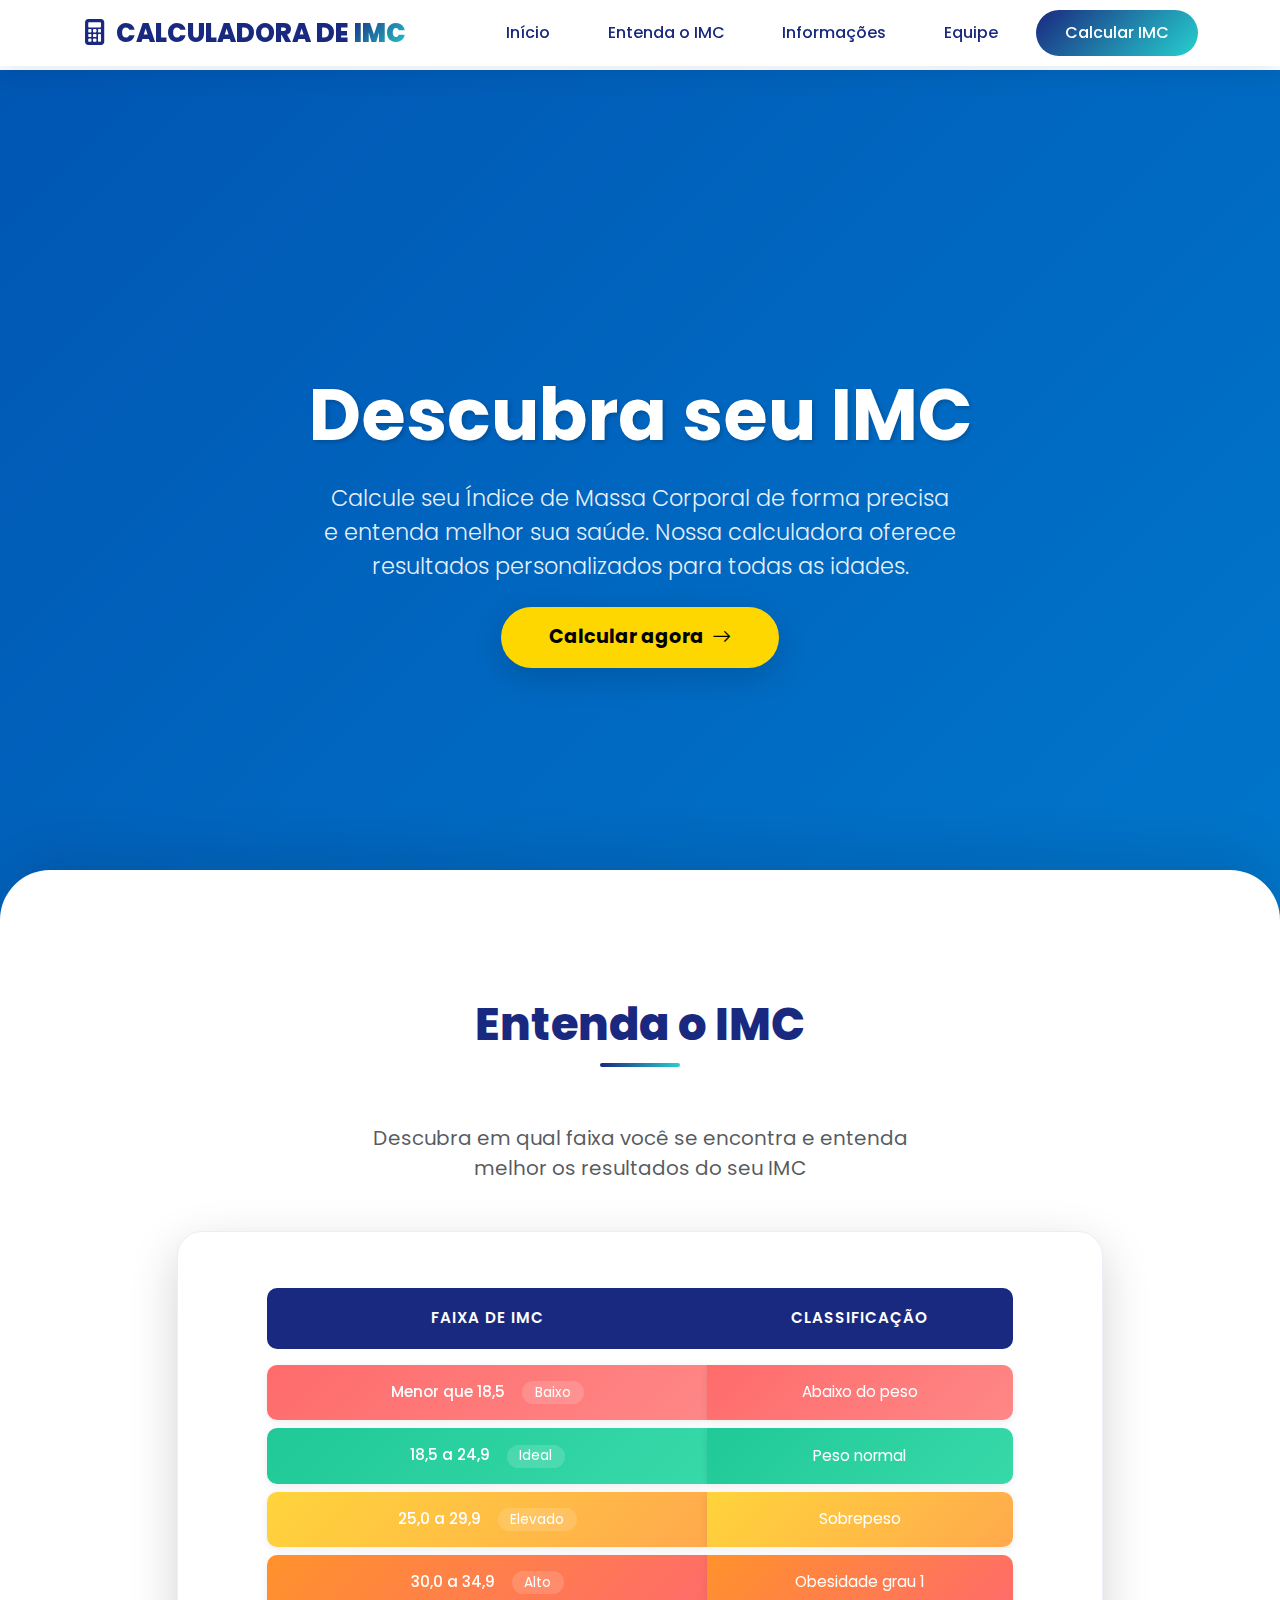
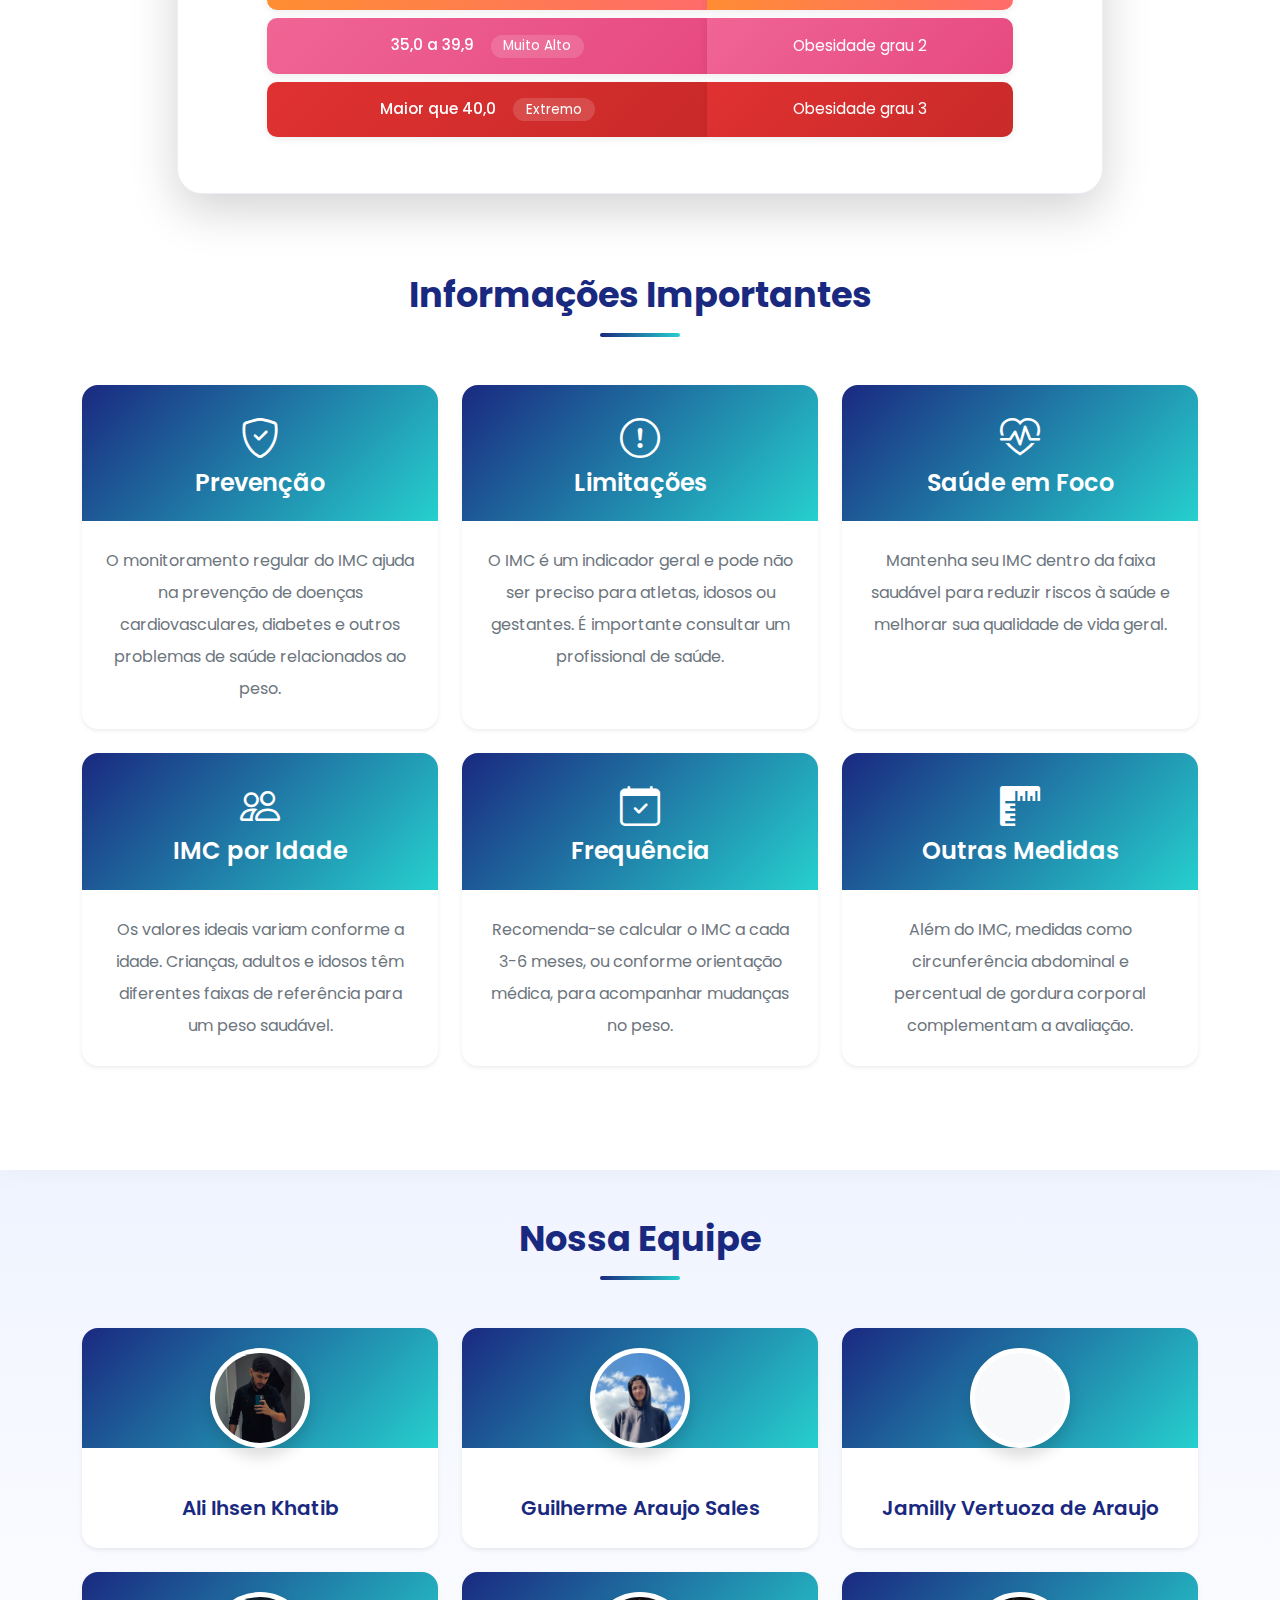
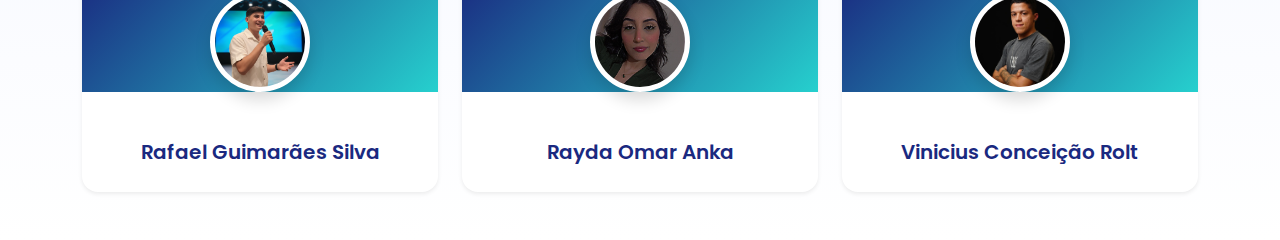
<file: index.html>
<!DOCTYPE html>
<html lang="pt-BR">
<head>
    <meta charset="UTF-8">
    <meta name="viewport" content="width=device-width, initial-scale=1.0">
    <meta name="description" content="Calculadora de IMC completa e acessível. Calcule seu Índice de Massa Corporal de forma precisa para crianças, adultos e idosos.">
    <meta name="keywords" content="IMC, calculadora IMC, índice de massa corporal, saúde, peso ideal">
    <title>Calculadora IMC - Início</title>
    <link href="https://cdn.jsdelivr.net/npm/bootstrap@5.3.2/dist/css/bootstrap.min.css" rel="stylesheet">
    <link rel="stylesheet" href="https://cdn.jsdelivr.net/npm/bootstrap-icons@1.11.1/font/bootstrap-icons.css">
    <link href="https://fonts.googleapis.com/css2?family=Poppins:wght@400;600;700&display=swap" rel="stylesheet">
    <link rel="stylesheet" href="css/style.css">
</head>
<body>
    
    <a href="#main-content" class="skip-link">Pular para o conteúdo principal</a>

    
    <nav class="navbar navbar-expand-lg fixed-top" role="navigation" aria-label="Navegação principal" style="background: rgba(255, 255, 255, 0.95); backdrop-filter: blur(15px); -webkit-backdrop-filter: blur(15px); box-shadow: 0 4px 30px rgba(0, 0, 0, 0.1); border: 1px solid rgba(255, 255, 255, 0.3); transform: translateY(0); transition: all 0.4s cubic-bezier(0.4, 0, 0.2, 1);">
        <div class="container">
            <a class="navbar-brand d-flex align-items-center" href="#home" aria-label="Calculadora de IMC - Ir para início" style="position: relative; color: #1a2980; font-weight: 800; font-size: 1.6rem;">
                <i class="bi bi-calculator-fill me-2" aria-hidden="true"></i>
                <span class="d-none d-sm-inline" style="position: relative; z-index: 1;">CALCULADORA DE&nbsp;</span>
                <span style="background: linear-gradient(135deg, #1a2980, #26d0ce); background-clip: text; -webkit-background-clip: text; -webkit-text-fill-color: transparent; font-weight: 900;">IMC</span>
                <div class="brand-blur" style="position: absolute; top: 50%; left: 0; width: 100%; height: 100%; background: linear-gradient(90deg, rgba(26,41,128,0.2), rgba(38,208,206,0.2)); filter: blur(20px); transform: translateY(-50%) scale(1.2); z-index: 0; opacity: 0; transition: opacity 0.3s ease;" aria-hidden="true"></div>
            </a>
            <button class="navbar-toggler d-lg-none d-flex align-items-center justify-content-center" type="button" data-bs-toggle="collapse" data-bs-target="#navbarNav" aria-controls="navbarNav" aria-expanded="false" aria-label="Abrir menu de navegação" style="width: 45px; height: 45px; border: none; background: rgba(26,41,128,0.1); border-radius: 8px;">
                <i class="bi bi-list" style="color: #1a2980; font-size: 1.8rem; transform: rotate(0deg); transition: transform 0.3s ease;" aria-hidden="true"></i>
            </button>
            <div class="collapse navbar-collapse justify-content-end" id="navbarNav">
                <ul class="navbar-nav" style="gap: 1.2rem;" role="menubar">
                    <li class="nav-item" role="none">
                        <a class="nav-link" href="#home" role="menuitem" aria-label="Ir para seção Início" style="color: #1a2980; font-weight: 500; position: relative; padding: 0.7rem 1.2rem; overflow: hidden;">
                            <span style="position: relative; z-index: 2;">Início</span>
                            <div class="nav-indicator" style="height: 100%; width: 0; background: linear-gradient(135deg, rgba(26,41,128,0.1), rgba(38,208,206,0.1)); position: absolute; top: 0; left: 0; transition: width 0.3s cubic-bezier(0.4, 0, 0.2, 1); border-radius: 8px;" aria-hidden="true"></div>
                            <div class="nav-line" style="height: 2px; width: 0; background: linear-gradient(90deg, #1a2980, #26d0ce); position: absolute; bottom: 0; left: 0; transition: width 0.3s cubic-bezier(0.4, 0, 0.2, 1);" aria-hidden="true"></div>
                        </a>
                    </li>
                    <li class="nav-item" role="none">
                        <a class="nav-link" href="#entenda" role="menuitem" aria-label="Ir para seção Entenda o IMC" style="color: #1a2980; font-weight: 500; position: relative; padding: 0.7rem 1.2rem; overflow: hidden;">
                            <span style="position: relative; z-index: 2;">Entenda o IMC</span>
                            <div class="nav-indicator" style="height: 100%; width: 0; background: linear-gradient(135deg, rgba(26,41,128,0.1), rgba(38,208,206,0.1)); position: absolute; top: 0; left: 0; transition: width 0.3s cubic-bezier(0.4, 0, 0.2, 1); border-radius: 8px;" aria-hidden="true"></div>
                            <div class="nav-line" style="height: 2px; width: 0; background: linear-gradient(90deg, #1a2980, #26d0ce); position: absolute; bottom: 0; left: 0; transition: width 0.3s cubic-bezier(0.4, 0, 0.2, 1);" aria-hidden="true"></div>
                        </a>
                    </li>
                    <li class="nav-item" role="none">
                        <a class="nav-link" href="#informacoes" role="menuitem" aria-label="Ir para seção Informações" style="color: #1a2980; font-weight: 500; position: relative; padding: 0.7rem 1.2rem; overflow: hidden;">
                            <span style="position: relative; z-index: 2;">Informações</span>
                            <div class="nav-indicator" style="height: 100%; width: 0; background: linear-gradient(135deg, rgba(26,41,128,0.1), rgba(38,208,206,0.1)); position: absolute; top: 0; left: 0; transition: width 0.3s cubic-bezier(0.4, 0, 0.2, 1); border-radius: 8px;" aria-hidden="true"></div>
                            <div class="nav-line" style="height: 2px; width: 0; background: linear-gradient(90deg, #1a2980, #26d0ce); position: absolute; bottom: 0; left: 0; transition: width 0.3s cubic-bezier(0.4, 0, 0.2, 1);" aria-hidden="true"></div>
                        </a>
                    </li>
                    <li class="nav-item" role="none">
                        <a class="nav-link" href="#equipe" role="menuitem" aria-label="Ir para seção Equipe" style="color: #1a2980; font-weight: 500; position: relative; padding: 0.7rem 1.2rem; overflow: hidden;">
                            <span style="position: relative; z-index: 2;">Equipe</span>
                            <div class="nav-indicator" style="height: 100%; width: 0; background: linear-gradient(135deg, rgba(26,41,128,0.1), rgba(38,208,206,0.1)); position: absolute; top: 0; left: 0; transition: width 0.3s cubic-bezier(0.4, 0, 0.2, 1); border-radius: 8px;" aria-hidden="true"></div>
                            <div class="nav-line" style="height: 2px; width: 0; background: linear-gradient(90deg, #1a2980, #26d0ce); position: absolute; bottom: 0; left: 0; transition: width 0.3s cubic-bezier(0.4, 0, 0.2, 1);" aria-hidden="true"></div>
                        </a>
                    </li>
                    <li class="nav-item" role="none">
                        <a href="./pages/age.html" class="nav-link nav-cta" role="menuitem" aria-label="Ir para página de cálculo do IMC" style="background: linear-gradient(135deg, #1a2980, #26d0ce); color: white; padding: 0.7rem 1.8rem; border-radius: 50px; font-weight: 500; transition: all 0.3s ease; position: relative; overflow: hidden;">
                            <span style="position: relative; z-index: 2;">Calcular IMC</span>
                            <div class="cta-effect" style="position: absolute; top: 50%; left: 50%; width: 0; height: 0; background: radial-gradient(circle, rgba(255,255,255,0.3) 0%, rgba(255,255,255,0) 70%); transform: translate(-50%, -50%); transition: width 0.6s ease, height 0.6s ease; border-radius: 50%;" aria-hidden="true"></div>
                        </a>
                    </li>
                </ul>
            </div>
        </div>
    </nav>

    <main id="main-content">
        <section id="home" class="hero" aria-labelledby="hero-title">
            <div class="container d-flex align-items-center justify-content-center min-vh-100">
                <div class="hero-content text-center">
                    <h1 id="hero-title" class="hero-title display-1 fw-bold mb-4" style="text-shadow: 2px 2px 4px rgba(0,0,0,0.2);">
                        Descubra seu IMC
                    </h1>
                    <p class="hero-description lead fs-4 lh-base mb-4" style="opacity: 0.9;">
                        Calcule seu Índice de Massa Corporal de forma precisa<br class="d-none d-md-block" aria-hidden="true">e entenda melhor sua saúde. Nossa calculadora oferece<br class="d-none d-md-block" aria-hidden="true">resultados personalizados para todas as idades.
                    </p>
                    <a href="./pages/age.html" class="btn btn-warning btn-lg rounded-pill d-inline-flex align-items-center gap-2 px-5 py-3 fw-bold" aria-label="Ir para a calculadora de IMC" style="background: #ffd700; color: #000; font-size: 1.2rem; box-shadow: 0 10px 30px rgba(0,0,0,0.15); border: none;">
                        <span aria-hidden="true">Calcular agora</span>
                        <i class="bi bi-arrow-right" aria-hidden="true"></i>
                    </a>
                </div>
            </div>
            <a href="#entenda" class="scroll-indicator position-absolute bottom-0 start-50 translate-middle-x mb-4" aria-label="Rolar para a próxima seção" style="z-index: 3; cursor: pointer; text-decoration: none;">
                <i class="bi bi-chevron-down fs-1" style="animation: bounce 2s infinite; color: white;" aria-hidden="true"></i>
                <span class="visually-hidden">Rolar para baixo</span>
            </a>
        </section>

        <section id="entenda" class="imc-section" aria-labelledby="entenda-title" style="margin-top: -100px; background: white; border-radius: 50px 50px 0 0; position: relative; z-index: 10; box-shadow: 0 -20px 50px rgba(0,0,0,0.1);">
            <div class="container pt-5">
                <div class="text-center mb-5">
                    <h2 id="entenda-title" class="section-title">Entenda o IMC</h2>
                    <p class="text-muted fs-5 mx-auto" style="max-width: 600px;">
                        Descubra em qual faixa você se encontra e entenda melhor os resultados do seu IMC
                    </p>
                </div>
                <div class="row justify-content-center">
                    <div class="col-lg-10">
                        <div class="imc-card shadow-lg">
                            <div class="table-responsive">
                                <table class="imc-table table table-borderless align-middle" aria-label="Tabela de classificação do IMC">
                                    <caption class="visually-hidden">Classificação do Índice de Massa Corporal com faixas e descrições</caption>
                                    <thead>
                                        <tr>
                                            <th scope="col" class="text-center">Faixa de IMC</th>
                                            <th scope="col" class="text-center">Classificação</th>
                                        </tr>
                                    </thead>
                                    <tbody>
                                        <tr class="imc-range-1">
                                            <td class="text-center">Menor que 18,5 <span class="range-label badge" aria-label="Risco: Baixo">Baixo</span></td>
                                            <td class="text-center">Abaixo do peso</td>
                                        </tr>
                                        <tr class="imc-range-2">
                                            <td class="text-center">18,5 a 24,9 <span class="range-label badge" aria-label="Risco: Ideal">Ideal</span></td>
                                            <td class="text-center">Peso normal</td>
                                        </tr>
                                        <tr class="imc-range-3">
                                            <td class="text-center">25,0 a 29,9 <span class="range-label badge" aria-label="Risco: Elevado">Elevado</span></td>
                                            <td class="text-center">Sobrepeso</td>
                                        </tr>
                                        <tr class="imc-range-4">
                                            <td class="text-center">30,0 a 34,9 <span class="range-label badge" aria-label="Risco: Alto">Alto</span></td>
                                            <td class="text-center">Obesidade grau 1</td>
                                        </tr>
                                        <tr class="imc-range-5">
                                            <td class="text-center">35,0 a 39,9 <span class="range-label badge" aria-label="Risco: Muito Alto">Muito Alto</span></td>
                                            <td class="text-center">Obesidade grau 2</td>
                                        </tr>
                                        <tr class="imc-range-6">
                                            <td class="text-center">Maior que 40,0 <span class="range-label badge" aria-label="Risco: Extremo">Extremo</span></td>
                                            <td class="text-center">Obesidade grau 3</td>
                                        </tr>
                                    </tbody>
                                </table>
                            </div>
                        </div>
                    </div>
                </div>

                                <div id="informacoes" class="row mt-5 justify-content-center">
                    <div class="col-12 text-center mb-5">
                        <h3 id="informacoes-title" class="fw-bold mb-3" style="color: #1a2980; font-size: 2.2rem;">Informações Importantes</h3>
                        <div style="width: 80px; height: 4px; background: linear-gradient(90deg, #1a2980, #26d0ce); margin: 0 auto; border-radius: 2px;" aria-hidden="true"></div>
                    </div>
                    <div class="col-lg-4 col-md-6 mb-4">
                        <article class="info-card card h-100 border-0 shadow-sm rounded-4 overflow-hidden" style="transition: all 0.3s ease;" aria-labelledby="info-prevencao">
                            <div class="card-header text-white text-center p-4 border-0" style="background: linear-gradient(135deg, #1a2980, #26d0ce);">
                                <i class="bi bi-shield-check fs-1 mb-2" aria-hidden="true"></i>
                                <h4 id="info-prevencao" class="mb-0 fw-semibold">Prevenção</h4>
                            </div>
                            <div class="card-body text-center p-4">
                                <p class="card-text text-secondary lh-lg mb-0 fs-6">O monitoramento regular do IMC ajuda na prevenção de doenças cardiovasculares, diabetes e outros problemas de saúde relacionados ao peso.</p>
                            </div>
                        </article>
                    </div>

                    <div class="col-lg-4 col-md-6 mb-4">
                        <article class="info-card card h-100 border-0 shadow-sm rounded-4 overflow-hidden" style="transition: all 0.3s ease;" aria-labelledby="info-limitacoes">
                            <div class="card-header text-white text-center p-4 border-0" style="background: linear-gradient(135deg, #1a2980, #26d0ce);">
                                <i class="bi bi-exclamation-circle fs-1 mb-2" aria-hidden="true"></i>
                                <h4 id="info-limitacoes" class="mb-0 fw-semibold">Limitações</h4>
                            </div>
                            <div class="card-body text-center p-4">
                                <p class="card-text text-secondary lh-lg mb-0 fs-6">O IMC é um indicador geral e pode não ser preciso para atletas, idosos ou gestantes. É importante consultar um profissional de saúde.</p>
                            </div>
                        </article>
                    </div>

                    <div class="col-lg-4 col-md-6 mb-4">
                        <article class="info-card card h-100 border-0 shadow-sm rounded-4 overflow-hidden" style="transition: all 0.3s ease;" aria-labelledby="info-saude">
                            <div class="card-header text-white text-center p-4 border-0" style="background: linear-gradient(135deg, #1a2980, #26d0ce);">
                                <i class="bi bi-heart-pulse fs-1 mb-2" aria-hidden="true"></i>
                                <h4 id="info-saude" class="mb-0 fw-semibold">Saúde em Foco</h4>
                            </div>
                            <div class="card-body text-center p-4">
                                <p class="card-text text-secondary lh-lg mb-0 fs-6">Mantenha seu IMC dentro da faixa saudável para reduzir riscos à saúde e melhorar sua qualidade de vida geral.</p>
                            </div>
                        </article>
                    </div>                    <div class="col-lg-4 col-md-6 mb-4">
                        <article class="info-card card h-100 border-0 shadow-sm rounded-4 overflow-hidden" style="transition: all 0.3s ease;" aria-labelledby="info-idade">
                            <div class="card-header text-white text-center p-4 border-0" style="background: linear-gradient(135deg, #1a2980, #26d0ce);">
                                <i class="bi bi-people fs-1 mb-2" aria-hidden="true"></i>
                                <h4 id="info-idade" class="mb-0 fw-semibold">IMC por Idade</h4>
                            </div>
                            <div class="card-body text-center p-4">
                                <p class="card-text text-secondary lh-lg mb-0 fs-6">Os valores ideais variam conforme a idade. Crianças, adultos e idosos têm diferentes faixas de referência para um peso saudável.</p>
                            </div>
                        </article>
                    </div>

                    <div class="col-lg-4 col-md-6 mb-4">
                        <article class="info-card card h-100 border-0 shadow-sm rounded-4 overflow-hidden" style="transition: all 0.3s ease;" aria-labelledby="info-frequencia">
                            <div class="card-header text-white text-center p-4 border-0" style="background: linear-gradient(135deg, #1a2980, #26d0ce);">
                                <i class="bi bi-calendar-check fs-1 mb-2" aria-hidden="true"></i>
                                <h4 id="info-frequencia" class="mb-0 fw-semibold">Frequência</h4>
                            </div>
                            <div class="card-body text-center p-4">
                                <p class="card-text text-secondary lh-lg mb-0 fs-6">Recomenda-se calcular o IMC a cada 3-6 meses, ou conforme orientação médica, para acompanhar mudanças no peso.</p>
                            </div>
                        </article>
                    </div>

                    <div class="col-lg-4 col-md-6 mb-4">
                        <article class="info-card card h-100 border-0 shadow-sm rounded-4 overflow-hidden" style="transition: all 0.3s ease;" aria-labelledby="info-medidas">
                            <div class="card-header text-white text-center p-4 border-0" style="background: linear-gradient(135deg, #1a2980, #26d0ce);">
                                <i class="bi bi-rulers fs-1 mb-2" aria-hidden="true"></i>
                                <h4 id="info-medidas" class="mb-0 fw-semibold">Outras Medidas</h4>
                            </div>
                            <div class="card-body text-center p-4">
                                <p class="card-text text-secondary lh-lg mb-0 fs-6">Além do IMC, medidas como circunferência abdominal e percentual de gordura corporal complementam a avaliação.</p>
                            </div>
                        </article>
                    </div>
                </div>
            </div>
        </section>

       
        <section id="equipe" class="team-section py-5" aria-labelledby="equipe-title" style="background: linear-gradient(180deg, #f0f4ff 0%, #ffffff 100%);">
            <div class="container">
                <div class="text-center mb-5">
                    <h2 id="equipe-title" class="fw-bold mb-3" style="color: #1a2980; font-size: 2.2rem;">Nossa Equipe</h2>
                    <div class="mx-auto rounded" style="width: 80px; height: 4px; background: linear-gradient(90deg, #1a2980, #26d0ce);" aria-hidden="true"></div>
                </div>
                <div class="row g-4 justify-content-center">
                    
                    <div class="col-lg-4 col-md-6">
                        <article class="team-card card border-0 rounded-4 overflow-hidden shadow-sm" style="transition: all 0.3s ease;" aria-labelledby="member-1-name">
                            <div class="position-relative" style="height: 120px; background: linear-gradient(135deg, #1a2980, #26d0ce);">
                                <div class="position-absolute bottom-0 start-50 translate-middle-x bg-light rounded-circle border border-5 border-white shadow overflow-hidden" style="width: 100px; height: 100px;">
                                    <img src="./assets/ali.jpg" alt="" class="w-100 h-100 object-fit-cover" aria-hidden="true">
                                </div>
                            </div>
                            <div class="card-body text-center pt-5 pb-4">
                                <h5 id="member-1-name" class="card-title fw-semibold mb-1" style="color: #1a2980;">Ali Ihsen Khatib</h5>
                            </div>
                        </article>
                    </div>
                    
                    
                    <div class="col-lg-4 col-md-6">
                        <article class="team-card card border-0 rounded-4 overflow-hidden shadow-sm" style="transition: all 0.3s ease;" aria-labelledby="member-2-name">
                            <div class="position-relative" style="height: 120px; background: linear-gradient(135deg, #1a2980, #26d0ce);">
                                <div class="position-absolute bottom-0 start-50 translate-middle-x bg-light rounded-circle border border-5 border-white shadow overflow-hidden" style="width: 100px; height: 100px;">
                                    <img src="./assets/gui.jpg" alt="" class="w-100 h-100 object-fit-cover" aria-hidden="true">
                                </div>
                            </div>
                            <div class="card-body text-center pt-5 pb-4">
                                <h5 id="member-2-name" class="card-title fw-semibold mb-1" style="color: #1a2980;">Guilherme Araujo Sales</h5>
                            </div>
                        </article>
                    </div>
                    
                  
                    <div class="col-lg-4 col-md-6">
                        <article class="team-card card border-0 rounded-4 overflow-hidden shadow-sm" style="transition: all 0.3s ease;" aria-labelledby="member-3-name">
                            <div class="position-relative" style="height: 120px; background: linear-gradient(135deg, #1a2980, #26d0ce);">
                                <div class="position-absolute bottom-0 start-50 translate-middle-x bg-light rounded-circle border border-5 border-white shadow overflow-hidden" style="width: 100px; height: 100px;">
                                    <img src="./assets/jamily.jpeg" alt="Jamilly Vertuoza de Araujo" width="100" height="100" loading="lazy" decoding="async" class="w-100 h-100 rounded-circle" style="object-fit: cover; display: block;">
                                </div>
                            </div>
                            <div class="card-body text-center pt-5 pb-4">
                                <h5 id="member-3-name" class="card-title fw-semibold mb-1" style="color: #1a2980;">Jamilly Vertuoza de Araujo</h5>
                            </div>
                        </article>
                    </div>
                    
                   
                    <div class="col-lg-4 col-md-6">
                        <article class="team-card card border-0 rounded-4 overflow-hidden shadow-sm" style="transition: all 0.3s ease;" aria-labelledby="member-4-name">
                            <div class="position-relative" style="height: 120px; background: linear-gradient(135deg, #1a2980, #26d0ce);">
                                <div class="position-absolute bottom-0 start-50 translate-middle-x bg-light rounded-circle border border-5 border-white shadow overflow-hidden" style="width: 100px; height: 100px;">
                                    <img src="./assets/rafael.jpeg" alt="" class="w-100 h-100 object-fit-cover" aria-hidden="true">
                                </div>
                            </div>
                            <div class="card-body text-center pt-5 pb-4">
                                <h5 id="member-4-name" class="card-title fw-semibold mb-1" style="color: #1a2980;">Rafael Guimarães Silva</h5>
                            </div>
                        </article>
                    </div>
                    
                   
                    <div class="col-lg-4 col-md-6">
                        <article class="team-card card border-0 rounded-4 overflow-hidden shadow-sm" style="transition: all 0.3s ease;" aria-labelledby="member-5-name">
                            <div class="position-relative" style="height: 120px; background: linear-gradient(135deg, #1a2980, #26d0ce);">
                                <div class="position-absolute bottom-0 start-50 translate-middle-x bg-light rounded-circle border border-5 border-white shadow overflow-hidden" style="width: 100px; height: 100px;">
                                    <img src="./assets/rayda.jpeg" alt="" class="w-100 h-100 object-fit-cover" aria-hidden="true">
                                </div>
                            </div>
                            <div class="card-body text-center pt-5 pb-4">
                                <h5 id="member-5-name" class="card-title fw-semibold mb-1" style="color: #1a2980;">Rayda Omar Anka</h5>
                            </div>
                        </article>
                    </div>
                    
                    
                    <div class="col-lg-4 col-md-6">
                        <article class="team-card card border-0 rounded-4 overflow-hidden shadow-sm" style="transition: all 0.3s ease;" aria-labelledby="member-6-name">
                            <div class="position-relative" style="height: 120px; background: linear-gradient(135deg, #1a2980, #26d0ce);">
                                <div class="position-absolute bottom-0 start-50 translate-middle-x bg-light rounded-circle border border-5 border-white shadow overflow-hidden" style="width: 100px; height: 100px;">
                                    <img src="./assets/rolt.jpeg" alt="" class="w-100 h-100 object-fit-cover" aria-hidden="true">
                                </div>
                            </div>
                            <div class="card-body text-center pt-5 pb-4">
                                <h5 id="member-6-name" class="card-title fw-semibold mb-1" style="color: #1a2980;">Vinicius Conceição Rolt</h5>
                            </div>
                        </article>
                    </div>
                </div>
            </div>
        </section>
    </main>

    <script src="https://cdn.jsdelivr.net/npm/bootstrap@5.3.2/dist/js/bootstrap.bundle.min.js"></script>
    <script>
        
        let lastScrollTop = 0;
        let scrollTimer;
        
        window.addEventListener('scroll', function() {
            const navbar = document.querySelector('.navbar');
            const currentScroll = window.pageYOffset || document.documentElement.scrollTop;
            
            
            if (currentScroll > 50) {
                navbar.classList.add('scrolled');
            } else {
                navbar.classList.remove('scrolled');
            }
            
            
            if (currentScroll > lastScrollTop && currentScroll > 100) {
             
                navbar.classList.add('nav-hidden');
            } else {
                
                navbar.classList.remove('nav-hidden');
            }
            
            lastScrollTop = currentScroll <= 0 ? 0 : currentScroll;
            
            
            clearTimeout(scrollTimer);
            scrollTimer = setTimeout(() => {
                navbar.classList.remove('nav-hidden');
            }, 1500);
        });

      
        const sections = document.querySelectorAll('section[id]');
        window.addEventListener('scroll', function() {
            const scrollY = window.pageYOffset;
            
            sections.forEach(section => {
                const sectionHeight = section.offsetHeight;
                const sectionTop = section.offsetTop - 100;
                const sectionId = section.getAttribute('id');
                const navLink = document.querySelector(`.nav-link[href="#${sectionId}"]`);
                
                if (scrollY > sectionTop && scrollY <= sectionTop + sectionHeight) {
                    navLink?.classList.add('active');
                } else {
                    navLink?.classList.remove('active');
                }
            });
        });

        
        document.querySelectorAll('a[href^="#"]').forEach(anchor => {
            anchor.addEventListener('click', function (e) {
                e.preventDefault();
                const target = document.querySelector(this.getAttribute('href'));
                if (target) {
                    target.scrollIntoView({
                        behavior: 'smooth',
                        block: 'start'
                    });
                }
            });
        });
    </script>
</body>
</html>
</file>
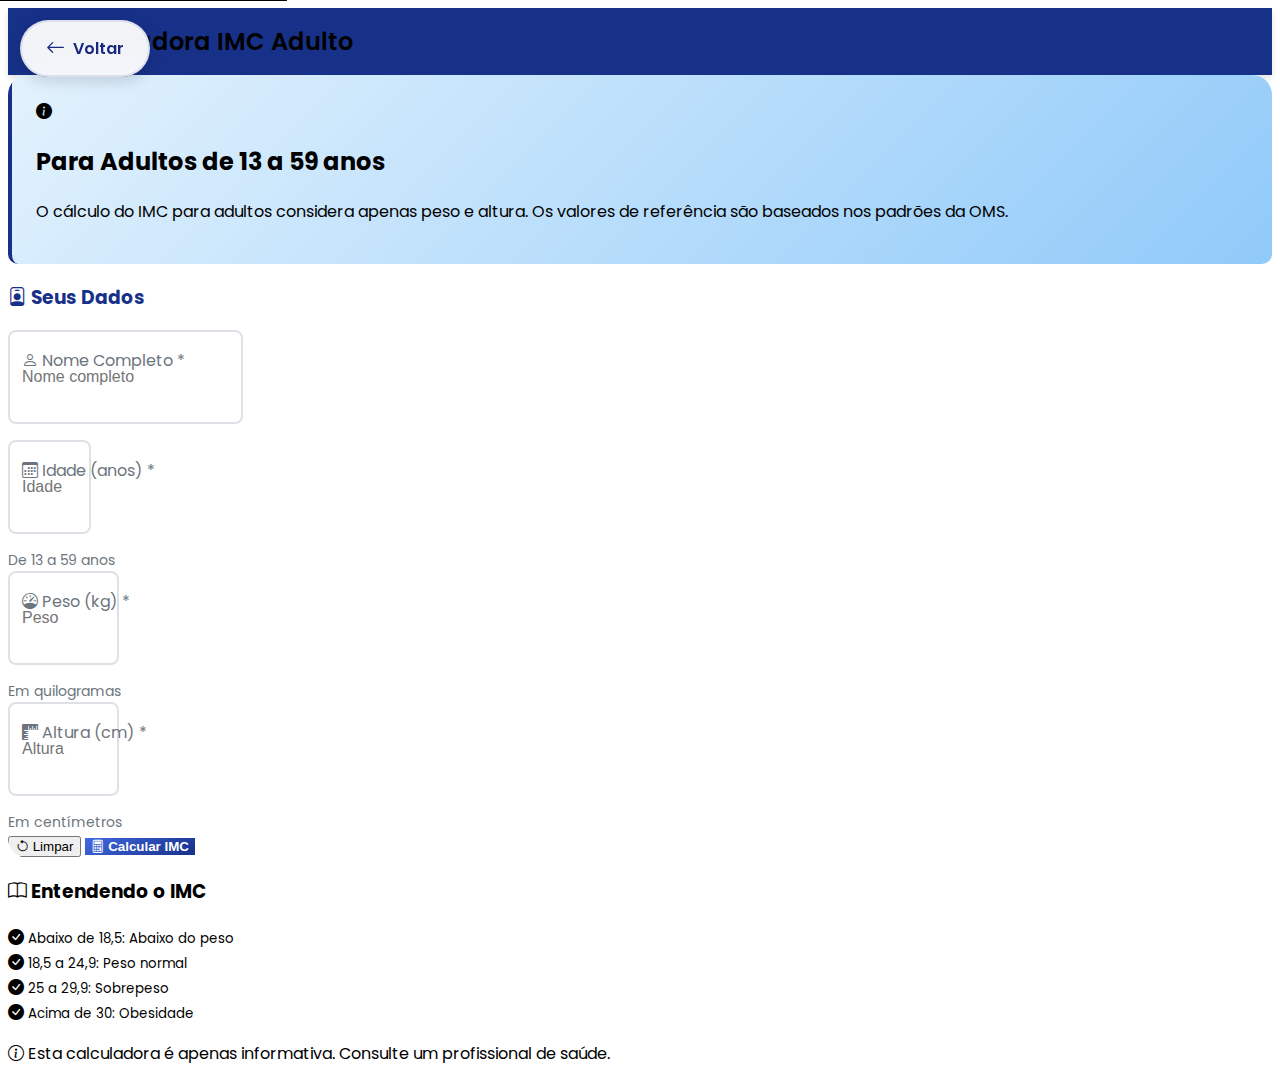
<file: pages/adultos.html>
<!DOCTYPE html>
<html lang="pt-BR">
<head>
    <meta charset="UTF-8">
    <meta name="viewport" content="width=device-width, initial-scale=1.0">
    <meta name="description" content="Calculadora de IMC para adultos de 13 a 59 anos">
    <title>Calculadora IMC - Adulto</title>
    <link href="https://cdn.jsdelivr.net/npm/bootstrap@5.3.2/dist/css/bootstrap.min.css" rel="stylesheet"
        integrity="sha384-T3c6CoIi6uLrA9TneNEoa7RxnatzjcDSCmG1MXxSR1GAsXEV/Dwwykc2MPK8M2HN" crossorigin="anonymous">
    <link rel="stylesheet" href="https://cdn.jsdelivr.net/npm/bootstrap-icons@1.11.1/font/bootstrap-icons.css">
    <link href="https://fonts.googleapis.com/css2?family=Poppins:wght@400;600;700&display=swap" rel="stylesheet">
    <link rel="stylesheet" href="../css/adulto.css">
</head>
<body class="adulto-body">
    <a href="#main-content" class="skip-link">Pular para o conteúdo principal</a>

    <a href="age.html" class="btn-voltar-fixo" aria-label="Voltar para página inicial">
        <i class="bi bi-arrow-left"></i>
        <span>Voltar</span>
    </a>

    <header class="adulto-header py-4">
        <div class="container position-relative">
            <h1 class="mb-0 text-white text-center">
                <i class="bi bi-calculator-fill me-2" aria-hidden="true"></i>
                Calculadora IMC Adulto
            </h1>
        </div>
    </header>

    <main id="main-content" class="py-5">
        <div class="container">
            <div class="row justify-content-center">
                <div class="col-lg-8">
                    
                    <div class="card shadow-lg border-0 adulto-card">
                        <div class="card-body p-4 p-md-5">
                            <div class="info-box adulto-info mb-4" role="complementary" aria-label="Informações sobre IMC adulto">
                                <div class="d-flex align-items-start">
                                    <i class="bi bi-info-circle-fill fs-3 me-3 text-primary" aria-hidden="true"></i>
                                    <div>
                                        <h2 class="h5 mb-2">Para Adultos de 13 a 59 anos</h2>
                                        <p class="mb-0 small">
                                            O cálculo do IMC para adultos considera apenas peso e altura. 
                                            Os valores de referência são baseados nos padrões da OMS.
                                        </p>
                                    </div>
                                </div>
                            </div>

                            <form id="formAdulto" novalidate aria-labelledby="form-title">
                                <h3 id="form-title" class="h4 mb-4 adulto-title">
                                    <i class="bi bi-person-badge me-2" aria-hidden="true"></i>
                                    Seus Dados
                                </h3>

                                <div class="form-floating mb-3">
                                    <input 
                                        type="text" 
                                        class="form-control" 
                                        id="nome" 
                                        name="nome"
                                        placeholder="Nome completo"
                                        required
                                        aria-required="true"
                                        aria-describedby="nome-help">
                                    <label for="nome">
                                        <i class="bi bi-person me-2" aria-hidden="true"></i>
                                        Nome Completo *
                                    </label>
                                    <div class="invalid-feedback" role="alert">
                                        Por favor, insira seu nome.
                                    </div>
                                </div>

                                <div class="row">
                                    <div class="col-md-4 mb-3">
                                        <div class="form-floating">
                                            <input 
                                                type="number" 
                                                class="form-control" 
                                                id="idade" 
                                                name="idade"
                                                placeholder="Idade"
                                                min="13" 
                                                max="59" 
                                                step="1"
                                                required
                                                aria-required="true"
                                                aria-describedby="idade-help"
                                                style="-webkit-appearance: none; -moz-appearance: textfield; appearance: textfield;">
                                            <label for="idade">
                                                <i class="bi bi-calendar3 me-2" aria-hidden="true"></i>
                                                Idade (anos) *
                                            </label>
                                            <div class="invalid-feedback" role="alert">
                                                Idade deve ser entre 13 e 59 anos.
                                            </div>
                                        </div>
                                        <small id="idade-help" class="form-text text-muted">De 13 a 59 anos</small>
                                    </div>

                                    <div class="col-md-4 mb-3">
                                        <div class="form-floating">
                                            <input 
                                                type="number" 
                                                class="form-control" 
                                                id="peso" 
                                                name="peso"
                                                placeholder="Peso"
                                                min="30" 
                                                max="300" 
                                                step="0.1"
                                                required
                                                aria-required="true"
                                                aria-describedby="peso-help"
                                                style="-webkit-appearance: none; -moz-appearance: textfield; appearance: textfield;">
                                            <label for="peso">
                                                <i class="bi bi-speedometer me-2" aria-hidden="true"></i>
                                                Peso (kg) *
                                            </label>
                                            <div class="invalid-feedback" role="alert">
                                                Por favor, insira um peso válido.
                                            </div>
                                        </div>
                                        <small id="peso-help" class="form-text text-muted">Em quilogramas</small>
                                    </div>

                                    <div class="col-md-4 mb-3">
                                        <div class="form-floating">
                                            <input 
                                                type="number" 
                                                class="form-control" 
                                                id="altura" 
                                                name="altura"
                                                placeholder="Altura"
                                                min="100" 
                                                max="250" 
                                                step="0.1"
                                                required
                                                aria-required="true"
                                                aria-describedby="altura-help"
                                                style="-webkit-appearance: none; -moz-appearance: textfield; appearance: textfield;">
                                            <label for="altura">
                                                <i class="bi bi-rulers me-2" aria-hidden="true"></i>
                                                Altura (cm) *
                                            </label>
                                            <div class="invalid-feedback" role="alert">
                                                Por favor, insira uma altura válida.
                                            </div>
                                        </div>
                                        <small id="altura-help" class="form-text text-muted">Em centímetros</small>
                                    </div>
                                </div>

                                <div class="d-grid gap-2 d-md-flex justify-content-md-end">
                                    <button 
                                        type="reset" 
                                        class="btn btn-outline-secondary btn-lg"
                                        aria-label="Limpar formulário">
                                        <i class="bi bi-arrow-counterclockwise me-2" aria-hidden="true"></i>
                                        Limpar
                                    </button>
                                    <button 
                                        type="submit" 
                                        class="btn btn-adulto btn-lg"
                                        aria-label="Calcular IMC">
                                        <i class="bi bi-calculator me-2" aria-hidden="true"></i>
                                        Calcular IMC
                                    </button>
                                </div>
                            </form>

                            <div id="resultado" 
                                 class="mt-4" 
                                 style="display: none;"
                                 role="region"
                                 aria-live="polite"
                                 aria-atomic="true">
                            </div>
                        </div>
                    </div>

                    
                    <div class="card mt-4 border-0 shadow-sm">
                        <div class="card-body">
                            <h3 class="h5 mb-3">
                                <i class="bi bi-book me-2 text-primary" aria-hidden="true"></i>
                                Entendendo o IMC
                            </h3>
                            <div class="row g-3">
                                <div class="col-md-6">
                                    <div class="d-flex align-items-center">
                                        <i class="bi bi-check-circle-fill text-success me-2" aria-hidden="true"></i>
                                        <small>Abaixo de 18,5: Abaixo do peso</small>
                                    </div>
                                </div>
                                <div class="col-md-6">
                                    <div class="d-flex align-items-center">
                                        <i class="bi bi-check-circle-fill text-success me-2" aria-hidden="true"></i>
                                        <small>18,5 a 24,9: Peso normal</small>
                                    </div>
                                </div>
                                <div class="col-md-6">
                                    <div class="d-flex align-items-center">
                                        <i class="bi bi-check-circle-fill text-success me-2" aria-hidden="true"></i>
                                        <small>25 a 29,9: Sobrepeso</small>
                                    </div>
                                </div>
                                <div class="col-md-6">
                                    <div class="d-flex align-items-center">
                                        <i class="bi bi-check-circle-fill text-success me-2" aria-hidden="true"></i>
                                        <small>Acima de 30: Obesidade</small>
                                    </div>
                                </div>
                            </div>
                        </div>
                    </div>
                </div>
            </div>
        </div>
    </main>


    <footer class="mt-5 py-4 bg-light">
        <div class="container text-center">
            <p class="mb-0 text-muted small">
                <i class="bi bi-info-circle me-1" aria-hidden="true"></i>
                Esta calculadora é apenas informativa. Consulte um profissional de saúde.
            </p>
        </div>
    </footer>

    <script src="https://cdn.jsdelivr.net/npm/bootstrap@5.3.2/dist/js/bootstrap.bundle.min.js"
        integrity="sha384-C6RzsynM9kWDrMNeT87bh95OGNyZPhcTNXj1NW7RuBCsyN/o0jlpcV8Qyq46cDfL"
        crossorigin="anonymous"></script>
    <script src="../js/calculadora.js"></script>
    <script src="../js/form-adulto.js"></script>
</body>
</html>
</file>
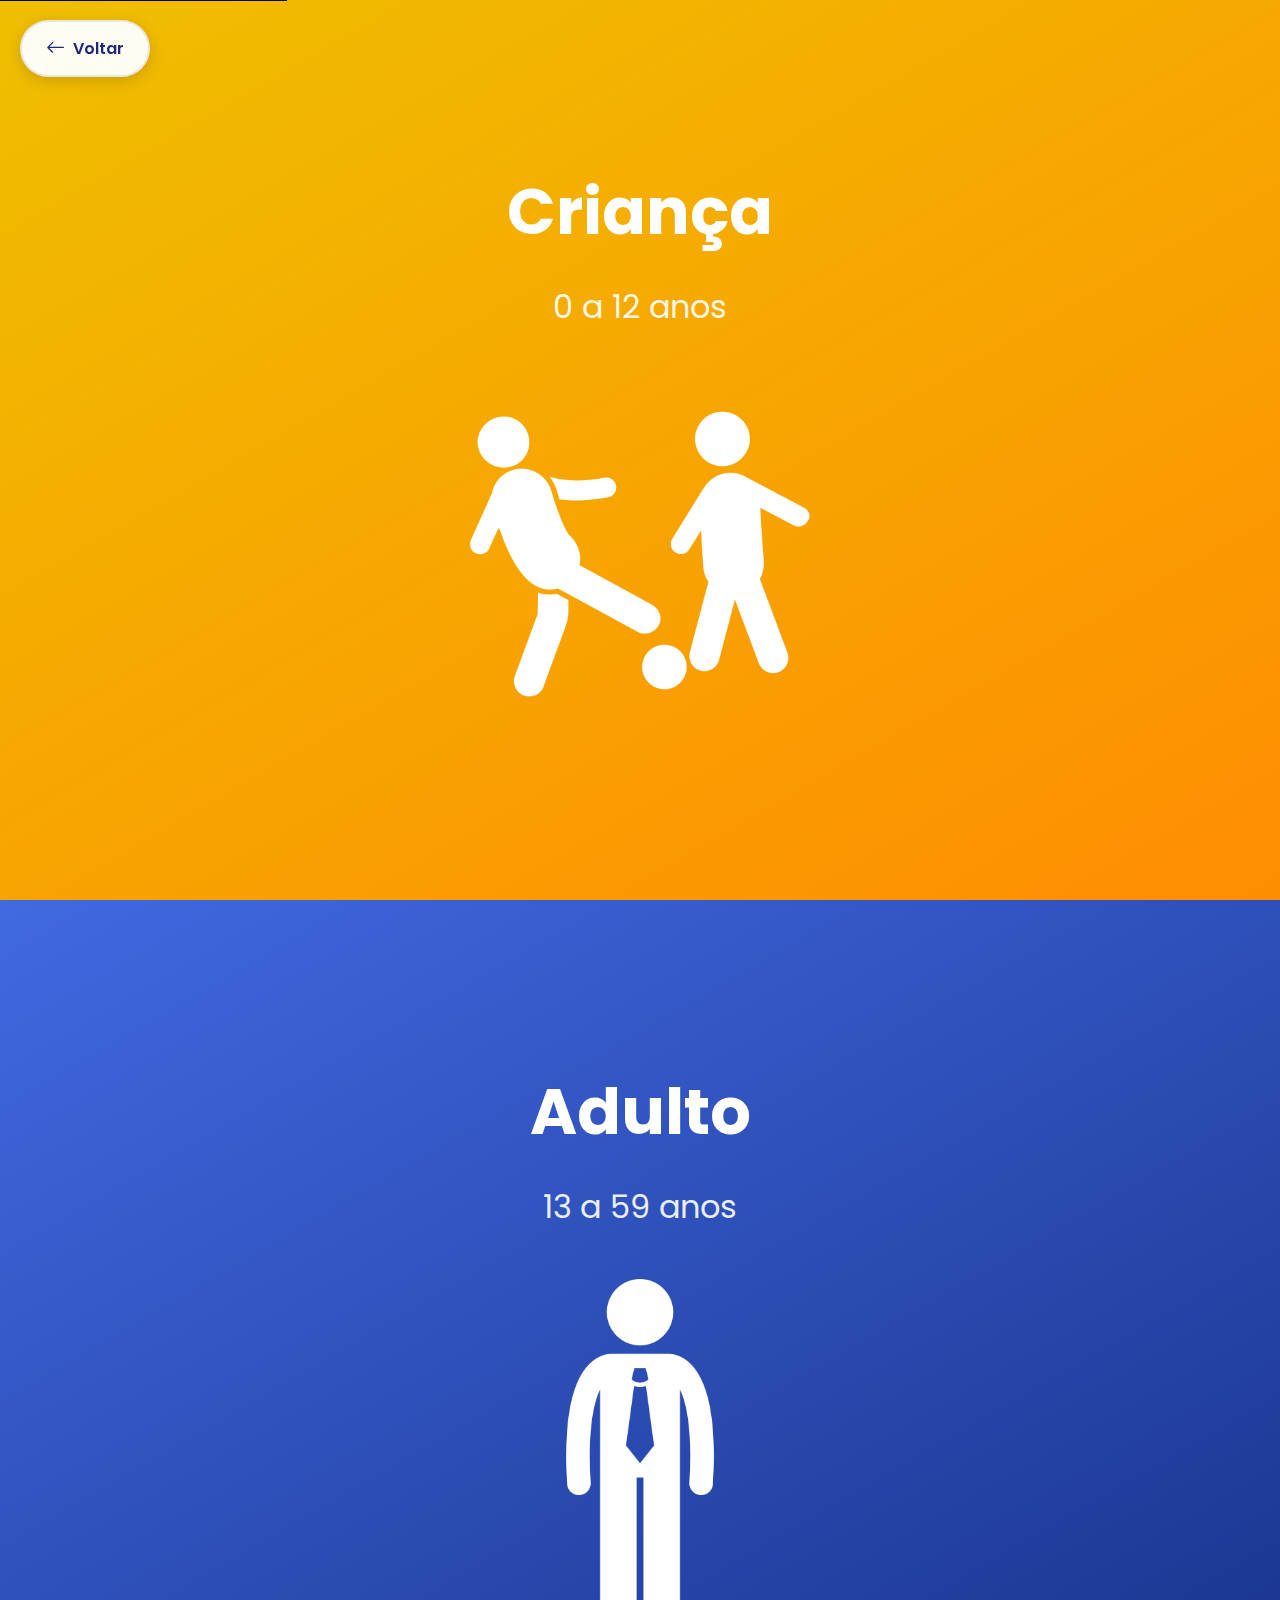
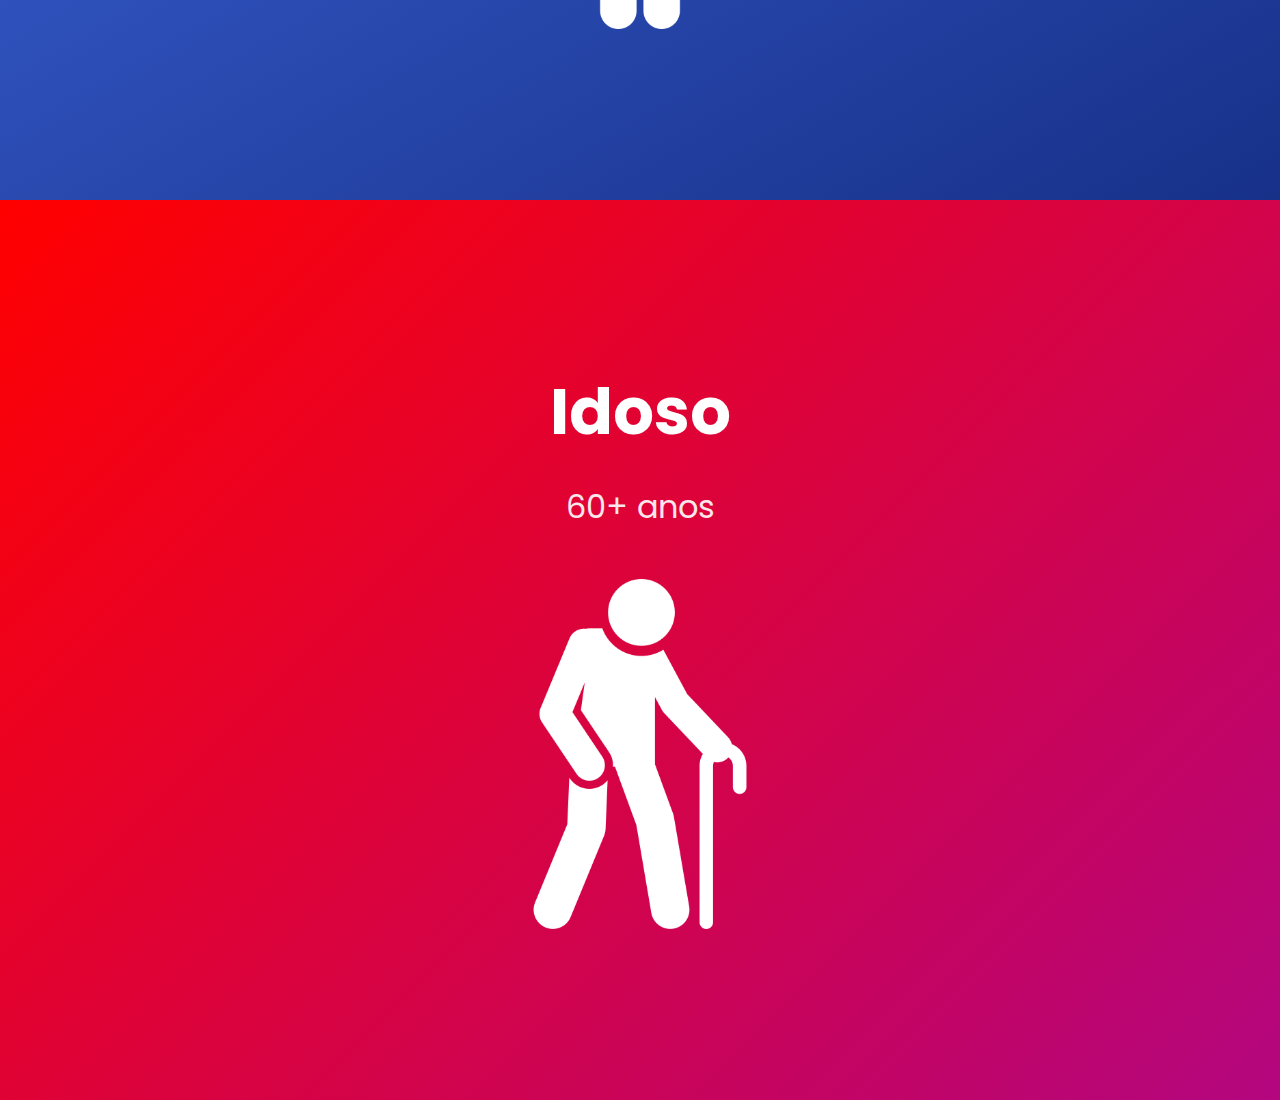
<file: pages/age.html>
<!DOCTYPE html>
<html lang="pt-BR">

<head>
    <meta charset="UTF-8">
    <meta name="viewport" content="width=device-width, initial-scale=1.0">
    <meta name="description" content="Calculadora de IMC para crianças, adultos e idosos. Escolha sua categoria para calcular seu índice de massa corporal.">
    <title>Calculadora IMC - Escolha sua Categoria</title>
    <link href="https://cdn.jsdelivr.net/npm/bootstrap@5.3.2/dist/css/bootstrap.min.css" rel="stylesheet"
        integrity="sha384-T3c6CoIi6uLrA9TneNEoa7RxnatzjcDSCmG1MXxSR1GAsXEV/Dwwykc2MPK8M2HN" crossorigin="anonymous">
    <link rel="stylesheet" href="https://cdn.jsdelivr.net/npm/bootstrap-icons@1.11.1/font/bootstrap-icons.css">
    <link href="https://fonts.googleapis.com/css2?family=Poppins:wght@400;600;700&display=swap" rel="stylesheet">
    <link rel="stylesheet" href="../css/age.css">
</head>

<body>
    <a href="#main-content" class="skip-link">Pular para o conteúdo principal</a>

    
    <a href="../index.html" class="btn-voltar-fixo" aria-label="Voltar para página inicial">
        <i class="bi bi-arrow-left"></i>
        <span>Voltar</span>
    </a>

    <main id="main-content">
        <h1 class="visually-hidden">Calculadora de IMC - Selecione sua Categoria</h1>
        
        <div class="container-fluid h-100 p-0" role="navigation" aria-label="Seleção de categoria por faixa etária">
            <div class="row h-100 g-0">
               
                <div class="col-md-4 categoria-col crianca-col">
                    <a href="criancas.html" 
                       class="categoria-link" 
                       tabindex="0"
                       role="button"
                       aria-label="Calculadora de IMC para crianças de 0 a 12 anos">
                        <div class="categoria-content">
                            <i class="mb-2" aria-hidden="true"></i>
                            <h2>Criança</h2>
                            <p>0 a 12 anos</p>
                            <img src="../assets/kids.png" alt="Ilustração representando categoria infantil" role="img">
                        </div>
                    </a>
                </div>

            
                <div class="col-md-4 categoria-col adulto-col">
                    <a href="adultos.html" 
                       class="categoria-link" 
                       tabindex="0"
                       role="button"
                       aria-label="Calculadora de IMC para adultos de 13 a 59 anos">
                        <div class="categoria-content">
                            <i class="mb-2" aria-hidden="true"></i>
                            <h2>Adulto</h2>
                            <p>13 a 59 anos</p>
                            <img src="../assets/adulto.png" alt="Ilustração representando categoria adulta" role="img">
                        </div>
                    </a>
                </div>

               
                <div class="col-md-4 categoria-col idoso-col">
                    <a href="idosos.html" 
                       class="categoria-link" 
                       tabindex="0"
                       role="button"
                       aria-label="Calculadora de IMC para idosos com 60 anos ou mais">
                        <div class="categoria-content">
                            <i class="mb-2" aria-hidden="true"></i>
                            <h2>Idoso</h2>
                            <p>60+ anos</p>
                            <img src="../assets/velho.png" alt="Ilustração representando categoria idosa" role="img">
                        </div>
                    </a>
                </div>
            </div>
        </div>
    </main>

    <script src="https://cdn.jsdelivr.net/npm/bootstrap@5.3.2/dist/js/bootstrap.bundle.min.js"
        integrity="sha384-C6RzsynM9kWDrMNeT87bh95OGNyZPhcTNXj1NW7RuBCsyN/o0jlpcV8Qyq46cDfL"
        crossorigin="anonymous"></script>
</body>

</html>
</file>
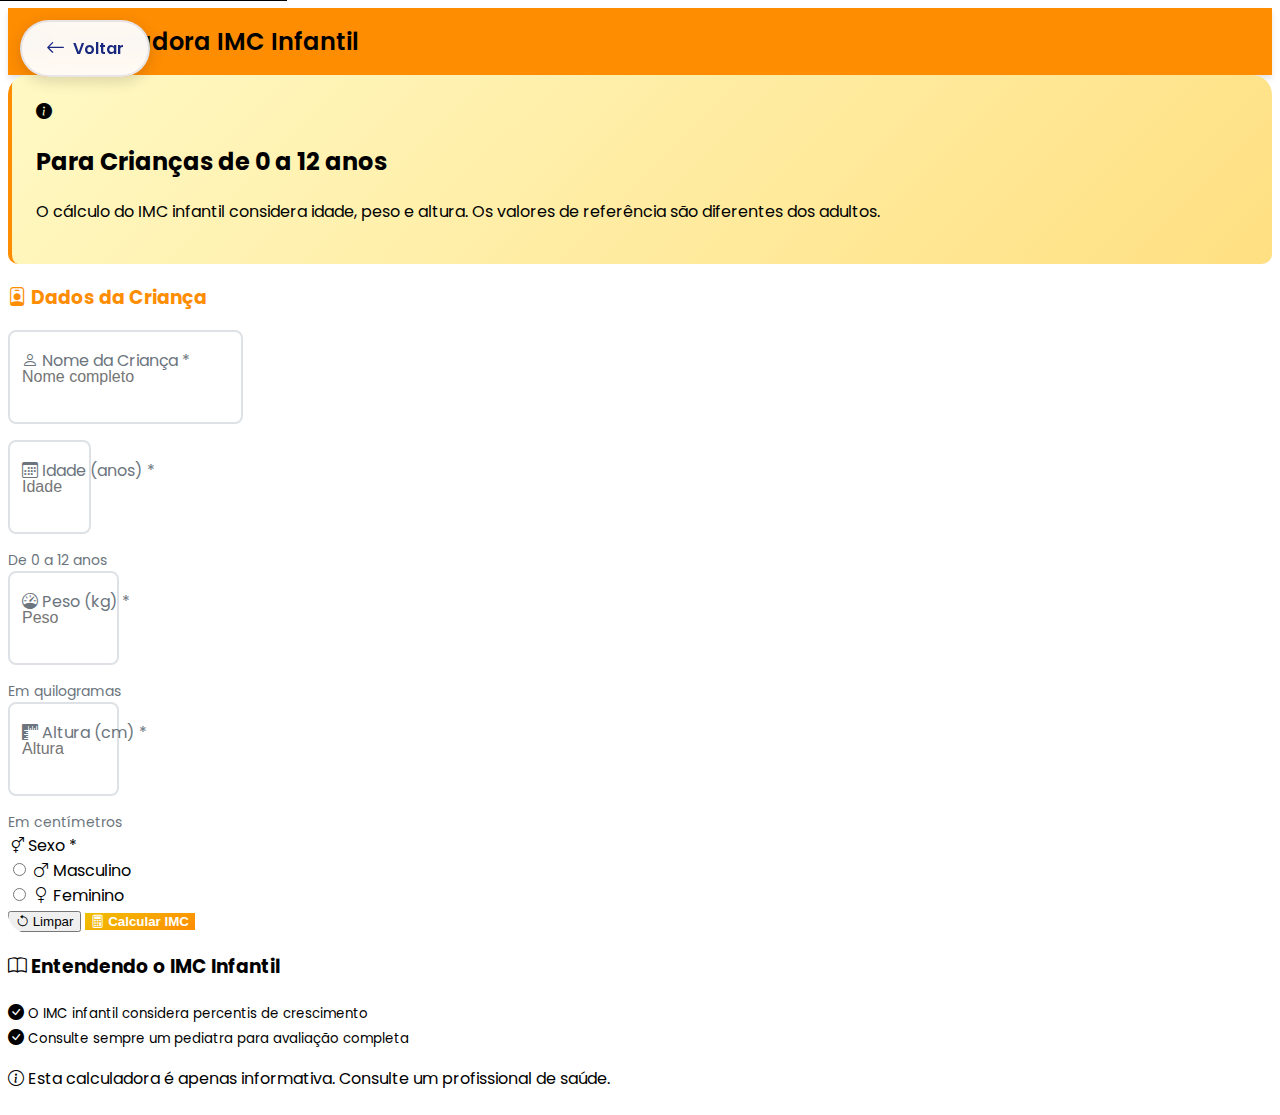
<file: pages/criancas.html>
<!DOCTYPE html>
<html lang="pt-BR">
<head>
    <meta charset="UTF-8">
    <meta name="viewport" content="width=device-width, initial-scale=1.0">
    <meta name="description" content="Calculadora de IMC para crianças de 0 a 12 anos">
    <title>Calculadora IMC - Criança</title>
    <link href="https://cdn.jsdelivr.net/npm/bootstrap@5.3.2/dist/css/bootstrap.min.css" rel="stylesheet"
        integrity="sha384-T3c6CoIi6uLrA9TneNEoa7RxnatzjcDSCmG1MXxSR1GAsXEV/Dwwykc2MPK8M2HN" crossorigin="anonymous">
    <link rel="stylesheet" href="https://cdn.jsdelivr.net/npm/bootstrap-icons@1.11.1/font/bootstrap-icons.css">
    <link href="https://fonts.googleapis.com/css2?family=Poppins:wght@400;600;700&display=swap" rel="stylesheet">
    <link rel="stylesheet" href="../css/crianca.css">
</head>
<body class="crianca-body">
    
    <a href="#main-content" class="skip-link">Pular para o conteúdo principal</a>

 
    <a href="age.html" class="btn-voltar-fixo" aria-label="Voltar para página inicial">
        <i class="bi bi-arrow-left"></i>
        <span>Voltar</span>
    </a>

    <header class="crianca-header py-4">
        <div class="container position-relative">
            <h1 class="mb-0 text-white text-center">
                <i class="bi bi-calculator-fill me-2" aria-hidden="true"></i>
                Calculadora IMC Infantil
            </h1>
        </div>
    </header>

    
    <main id="main-content" class="py-5">
        <div class="container">
            <div class="row justify-content-center">
                <div class="col-lg-8">
                    
                    <div class="card shadow-lg border-0 crianca-card">
                        <div class="card-body p-4 p-md-5">
                            
                            <div class="info-box crianca-info mb-4" role="complementary" aria-label="Informações sobre IMC infantil">
                                <div class="d-flex align-items-start">
                                    <i class="bi bi-info-circle-fill fs-3 me-3 text-warning" aria-hidden="true"></i>
                                    <div>
                                        <h2 class="h5 mb-2">Para Crianças de 0 a 12 anos</h2>
                                        <p class="mb-0 small">
                                            O cálculo do IMC infantil considera idade, peso e altura. 
                                            Os valores de referência são diferentes dos adultos.
                                        </p>
                                    </div>
                                </div>
                            </div>

                        
                            <form id="formCrianca" novalidate aria-labelledby="form-title">
                                <h3 id="form-title" class="h4 mb-4 crianca-title">
                                    <i class="bi bi-person-badge me-2" aria-hidden="true"></i>
                                    Dados da Criança
                                </h3>

                          
                                <div class="form-floating mb-3">
                                    <input 
                                        type="text" 
                                        class="form-control" 
                                        id="nome" 
                                        name="nome"
                                        placeholder="Nome completo"
                                        required
                                        aria-required="true"
                                        aria-describedby="nome-help">
                                    <label for="nome">
                                        <i class="bi bi-person me-2" aria-hidden="true"></i>
                                        Nome da Criança *
                                    </label>
                                    <div class="invalid-feedback" role="alert">
                                        Por favor, insira o nome da criança.
                                    </div>
                                </div>

                                <div class="row">
                                    
                                    <div class="col-md-4 mb-3">
                                        <div class="form-floating">
                                            <input 
                                                type="number" 
                                                class="form-control" 
                                                id="idade" 
                                                name="idade"
                                                placeholder="Idade"
                                                min="0" 
                                                max="12" 
                                                step="1"
                                                required
                                                aria-required="true"
                                                aria-describedby="idade-help"
                                                style="-webkit-appearance: none; -moz-appearance: textfield; appearance: textfield;">
                                            <label for="idade">
                                                <i class="bi bi-calendar3 me-2" aria-hidden="true"></i>
                                                Idade (anos) *
                                            </label>
                                            <div class="invalid-feedback" role="alert">
                                                Idade deve ser entre 0 e 12 anos.
                                            </div>
                                        </div>
                                        <small id="idade-help" class="form-text text-muted">De 0 a 12 anos</small>
                                    </div>

                                 
                                    <div class="col-md-4 mb-3">
                                        <div class="form-floating">
                                            <input 
                                                type="number" 
                                                class="form-control" 
                                                id="peso" 
                                                name="peso"
                                                placeholder="Peso"
                                                min="1" 
                                                max="200" 
                                                step="0.1"
                                                required
                                                aria-required="true"
                                                aria-describedby="peso-help"
                                                style="-webkit-appearance: none; -moz-appearance: textfield; appearance: textfield;">
                                            <label for="peso">
                                                <i class="bi bi-speedometer me-2" aria-hidden="true"></i>
                                                Peso (kg) *
                                            </label>
                                            <div class="invalid-feedback" role="alert">
                                                Por favor, insira um peso válido.
                                            </div>
                                        </div>
                                        <small id="peso-help" class="form-text text-muted">Em quilogramas</small>
                                    </div>

                                   
                                    <div class="col-md-4 mb-3">
                                        <div class="form-floating">
                                            <input 
                                                type="number" 
                                                class="form-control" 
                                                id="altura" 
                                                name="altura"
                                                placeholder="Altura"
                                                min="40" 
                                                max="200" 
                                                step="0.1"
                                                required
                                                aria-required="true"
                                                aria-describedby="altura-help"
                                                style="-webkit-appearance: none; -moz-appearance: textfield; appearance: textfield;">
                                            <label for="altura">
                                                <i class="bi bi-rulers me-2" aria-hidden="true"></i>
                                                Altura (cm) *
                                            </label>
                                            <div class="invalid-feedback" role="alert">
                                                Por favor, insira uma altura válida.
                                            </div>
                                        </div>
                                        <small id="altura-help" class="form-text text-muted">Em centímetros</small>
                                    </div>
                                </div>

                                
                                <div class="mb-4">
                                    <label class="form-label fw-bold">
                                        <i class="bi bi-gender-ambiguous me-2" aria-hidden="true"></i>
                                        Sexo *
                                    </label>
                                    <div class="row g-3">
                                        <div class="col-6">
                                            <input 
                                                type="radio" 
                                                class="btn-check" 
                                                name="sexo" 
                                                id="masculino" 
                                                value="masculino"
                                                required
                                                aria-required="true">
                                            <label class="btn btn-outline-primary w-100" for="masculino">
                                                <i class="bi bi-gender-male me-2" aria-hidden="true"></i>
                                                Masculino
                                            </label>
                                        </div>
                                        <div class="col-6">
                                            <input 
                                                type="radio" 
                                                class="btn-check" 
                                                name="sexo" 
                                                id="feminino" 
                                                value="feminino"
                                                required
                                                aria-required="true">
                                            <label class="btn btn-outline-primary w-100" for="feminino">
                                                <i class="bi bi-gender-female me-2" aria-hidden="true"></i>
                                                Feminino
                                            </label>
                                        </div>
                                    </div>
                                    <div class="invalid-feedback d-block" role="alert" id="sexo-error" style="display: none !important;">
                                        Por favor, selecione o sexo.
                                    </div>
                                </div>

                             
                                <div class="d-grid gap-2 d-md-flex justify-content-md-end">
                                    <button 
                                        type="reset" 
                                        class="btn btn-outline-secondary btn-lg"
                                        aria-label="Limpar formulário">
                                        <i class="bi bi-arrow-counterclockwise me-2" aria-hidden="true"></i>
                                        Limpar
                                    </button>
                                    <button 
                                        type="submit" 
                                        class="btn btn-crianca btn-lg"
                                        aria-label="Calcular IMC">
                                        <i class="bi bi-calculator me-2" aria-hidden="true"></i>
                                        Calcular IMC
                                    </button>
                                </div>
                            </form>

                           
                            <div id="resultado" 
                                 class="mt-4" 
                                 style="display: none;"
                                 role="region"
                                 aria-live="polite"
                                 aria-atomic="true">
                            </div>
                        </div>
                    </div>

                    
                    <div class="card mt-4 border-0 shadow-sm">
                        <div class="card-body">
                            <h3 class="h5 mb-3">
                                <i class="bi bi-book me-2 text-warning" aria-hidden="true"></i>
                                Entendendo o IMC Infantil
                            </h3>
                            <div class="row g-3">
                                <div class="col-md-6">
                                    <div class="d-flex align-items-center">
                                        <i class="bi bi-check-circle-fill text-success me-2" aria-hidden="true"></i>
                                        <small>O IMC infantil considera percentis de crescimento</small>
                                    </div>
                                </div>
                                <div class="col-md-6">
                                    <div class="d-flex align-items-center">
                                        <i class="bi bi-check-circle-fill text-success me-2" aria-hidden="true"></i>
                                        <small>Consulte sempre um pediatra para avaliação completa</small>
                                    </div>
                                </div>
                            </div>
                        </div>
                    </div>
                </div>
            </div>
        </div>
    </main>


    <footer class="mt-5 py-4 bg-light">
        <div class="container text-center">
            <p class="mb-0 text-muted small">
                <i class="bi bi-info-circle me-1" aria-hidden="true"></i>
                Esta calculadora é apenas informativa. Consulte um profissional de saúde.
            </p>
        </div>
    </footer>

    <script src="https://cdn.jsdelivr.net/npm/bootstrap@5.3.2/dist/js/bootstrap.bundle.min.js"
        integrity="sha384-C6RzsynM9kWDrMNeT87bh95OGNyZPhcTNXj1NW7RuBCsyN/o0jlpcV8Qyq46cDfL"
        crossorigin="anonymous"></script>
    <script src="../js/calculadora.js"></script>
    <script src="../js/form-crianca.js"></script>
</body>
</html>
</file>
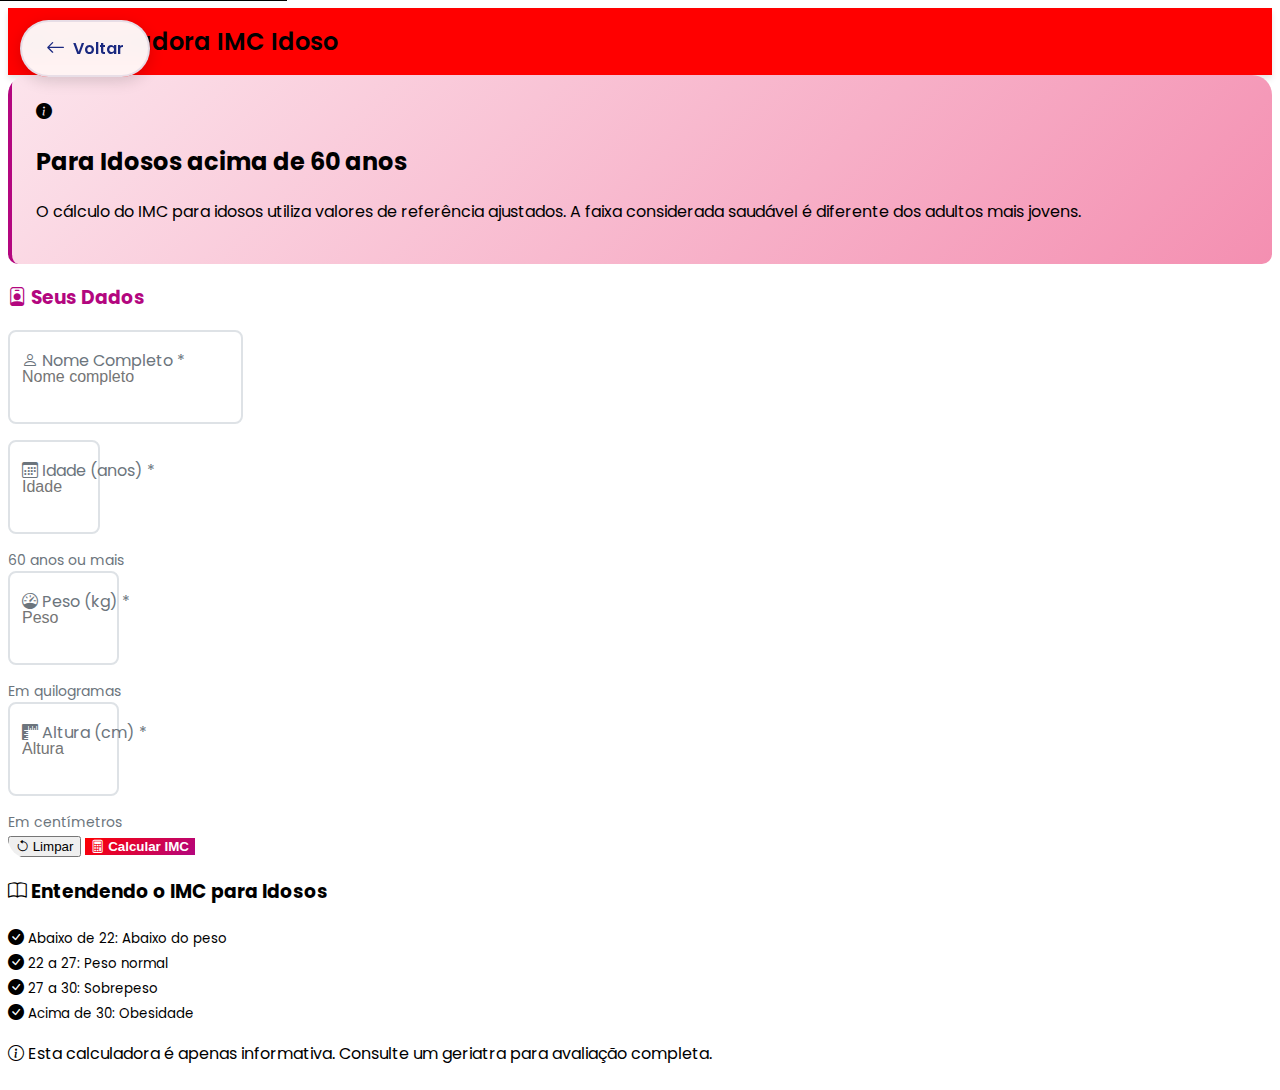
<file: pages/idosos.html>
<!DOCTYPE html>
<html lang="pt-BR">
<head>
    <meta charset="UTF-8">
    <meta name="viewport" content="width=device-width, initial-scale=1.0">
    <meta name="description" content="Calculadora de IMC para idosos acima de 60 anos">
    <title>Calculadora IMC - Idoso</title>
    <link href="https://cdn.jsdelivr.net/npm/bootstrap@5.3.2/dist/css/bootstrap.min.css" rel="stylesheet"
        integrity="sha384-T3c6CoIi6uLrA9TneNEoa7RxnatzjcDSCmG1MXxSR1GAsXEV/Dwwykc2MPK8M2HN" crossorigin="anonymous">
    <link rel="stylesheet" href="https://cdn.jsdelivr.net/npm/bootstrap-icons@1.11.1/font/bootstrap-icons.css">
    <link href="https://fonts.googleapis.com/css2?family=Poppins:wght@400;600;700&display=swap" rel="stylesheet">
    <link rel="stylesheet" href="../css/idoso.css">
</head>
<body class="idoso-body">
    
    <a href="#main-content" class="skip-link">Pular para o conteúdo principal</a>

 
    <a href="age.html" class="btn-voltar-fixo" aria-label="Voltar para página inicial">
        <i class="bi bi-arrow-left"></i>
        <span>Voltar</span>
    </a>

    <header class="idoso-header py-4">
        <div class="container position-relative">
            <h1 class="mb-0 text-white text-center">
                <i class="bi bi-calculator-fill me-2" aria-hidden="true"></i>
                Calculadora IMC Idoso
            </h1>
        </div>
    </header>

    <main id="main-content" class="py-5">
        <div class="container">
            <div class="row justify-content-center">
                <div class="col-lg-8">
                    
                    <div class="card shadow-lg border-0 idoso-card">
                        <div class="card-body p-4 p-md-5">
                            
                            <div class="info-box idoso-info mb-4" role="complementary" aria-label="Informações sobre IMC para idosos">
                                <div class="d-flex align-items-start">
                                    <i class="bi bi-info-circle-fill fs-3 me-3 text-danger" aria-hidden="true"></i>
                                    <div>
                                        <h2 class="h5 mb-2">Para Idosos acima de 60 anos</h2>
                                        <p class="mb-0 small">
                                            O cálculo do IMC para idosos utiliza valores de referência ajustados. 
                                            A faixa considerada saudável é diferente dos adultos mais jovens.
                                        </p>
                                    </div>
                                </div>
                            </div>

                            
                            <form id="formIdoso" novalidate aria-labelledby="form-title">
                                <h3 id="form-title" class="h4 mb-4 idoso-title">
                                    <i class="bi bi-person-badge me-2" aria-hidden="true"></i>
                                    Seus Dados
                                </h3>

                               
                                <div class="form-floating mb-3">
                                    <input 
                                        type="text" 
                                        class="form-control" 
                                        id="nome" 
                                        name="nome"
                                        placeholder="Nome completo"
                                        required
                                        aria-required="true"
                                        aria-describedby="nome-help">
                                    <label for="nome">
                                        <i class="bi bi-person me-2" aria-hidden="true"></i>
                                        Nome Completo *
                                    </label>
                                    <div class="invalid-feedback" role="alert">
                                        Por favor, insira seu nome.
                                    </div>
                                </div>

                                <div class="row">
                                   
                                    <div class="col-md-4 mb-3">
                                        <div class="form-floating">
                                            <input 
                                                type="number" 
                                                class="form-control" 
                                                id="idade" 
                                                name="idade"
                                                placeholder="Idade"
                                                min="60" 
                                                max="120" 
                                                step="1"
                                                required
                                                aria-required="true"
                                                aria-describedby="idade-help"
                                                style="-webkit-appearance: none; -moz-appearance: textfield; appearance: textfield;">
                                            <label for="idade">
                                                <i class="bi bi-calendar3 me-2" aria-hidden="true"></i>
                                                Idade (anos) *
                                            </label>
                                            <div class="invalid-feedback" role="alert">
                                                Idade deve ser 60 anos ou mais.
                                            </div>
                                        </div>
                                        <small id="idade-help" class="form-text text-muted">60 anos ou mais</small>
                                    </div>

                                    
                                    <div class="col-md-4 mb-3">
                                        <div class="form-floating">
                                            <input 
                                                type="number" 
                                                class="form-control" 
                                                id="peso" 
                                                name="peso"
                                                placeholder="Peso"
                                                min="30" 
                                                max="300" 
                                                step="0.1"
                                                required
                                                aria-required="true"
                                                aria-describedby="peso-help"
                                                style="-webkit-appearance: none; -moz-appearance: textfield; appearance: textfield;">
                                            <label for="peso">
                                                <i class="bi bi-speedometer me-2" aria-hidden="true"></i>
                                                Peso (kg) *
                                            </label>
                                            <div class="invalid-feedback" role="alert">
                                                Por favor, insira um peso válido.
                                            </div>
                                        </div>
                                        <small id="peso-help" class="form-text text-muted">Em quilogramas</small>
                                    </div>

                                 
                                    <div class="col-md-4 mb-3">
                                        <div class="form-floating">
                                            <input 
                                                type="number" 
                                                class="form-control" 
                                                id="altura" 
                                                name="altura"
                                                placeholder="Altura"
                                                min="100" 
                                                max="250" 
                                                step="0.1"
                                                required
                                                aria-required="true"
                                                aria-describedby="altura-help"
                                                style="-webkit-appearance: none; -moz-appearance: textfield; appearance: textfield;">
                                            <label for="altura">
                                                <i class="bi bi-rulers me-2" aria-hidden="true"></i>
                                                Altura (cm) *
                                            </label>
                                            <div class="invalid-feedback" role="alert">
                                                Por favor, insira uma altura válida.
                                            </div>
                                        </div>
                                        <small id="altura-help" class="form-text text-muted">Em centímetros</small>
                                    </div>
                                </div>

                               
                                <div class="d-grid gap-2 d-md-flex justify-content-md-end">
                                    <button 
                                        type="reset" 
                                        class="btn btn-outline-secondary btn-lg"
                                        aria-label="Limpar formulário">
                                        <i class="bi bi-arrow-counterclockwise me-2" aria-hidden="true"></i>
                                        Limpar
                                    </button>
                                    <button 
                                        type="submit" 
                                        class="btn btn-idoso btn-lg"
                                        aria-label="Calcular IMC">
                                        <i class="bi bi-calculator me-2" aria-hidden="true"></i>
                                        Calcular IMC
                                    </button>
                                </div>
                            </form>

                          
                            <div id="resultado" 
                                 class="mt-4" 
                                 style="display: none;"
                                 role="region"
                                 aria-live="polite"
                                 aria-atomic="true">
                            </div>
                        </div>
                    </div>

                    
                    <div class="card mt-4 border-0 shadow-sm">
                        <div class="card-body">
                            <h3 class="h5 mb-3">
                                <i class="bi bi-book me-2 text-danger" aria-hidden="true"></i>
                                Entendendo o IMC para Idosos
                            </h3>
                            <div class="row g-3">
                                <div class="col-md-6">
                                    <div class="d-flex align-items-center">
                                        <i class="bi bi-check-circle-fill text-success me-2" aria-hidden="true"></i>
                                        <small>Abaixo de 22: Abaixo do peso</small>
                                    </div>
                                </div>
                                <div class="col-md-6">
                                    <div class="d-flex align-items-center">
                                        <i class="bi bi-check-circle-fill text-success me-2" aria-hidden="true"></i>
                                        <small>22 a 27: Peso normal</small>
                                    </div>
                                </div>
                                <div class="col-md-6">
                                    <div class="d-flex align-items-center">
                                        <i class="bi bi-check-circle-fill text-success me-2" aria-hidden="true"></i>
                                        <small>27 a 30: Sobrepeso</small>
                                    </div>
                                </div>
                                <div class="col-md-6">
                                    <div class="d-flex align-items-center">
                                        <i class="bi bi-check-circle-fill text-success me-2" aria-hidden="true"></i>
                                        <small>Acima de 30: Obesidade</small>
                                    </div>
                                </div>
                            </div>
                        </div>
                    </div>
                </div>
            </div>
        </div>
    </main>

   
    <footer class="mt-5 py-4 bg-light">
        <div class="container text-center">
            <p class="mb-0 text-muted small">
                <i class="bi bi-info-circle me-1" aria-hidden="true"></i>
                Esta calculadora é apenas informativa. Consulte um geriatra para avaliação completa.
            </p>
        </div>
    </footer>

    <script src="https://cdn.jsdelivr.net/npm/bootstrap@5.3.2/dist/js/bootstrap.bundle.min.js"
        integrity="sha384-C6RzsynM9kWDrMNeT87bh95OGNyZPhcTNXj1NW7RuBCsyN/o0jlpcV8Qyq46cDfL"
        crossorigin="anonymous"></script>
    <script src="../js/calculadora.js"></script>
    <script src="../js/form-idoso.js"></script>
</body>
</html>
</file>
<file: css/style.css>
* {
    margin: 0;
    padding: 0;
    box-sizing: border-box;
    scroll-behavior: smooth;
}

html, body {
    height: 100%;
    font-family: 'Poppins', system-ui, -apple-system, 'Segoe UI', Roboto, 'Helvetica Neue', Arial, sans-serif;
}

@keyframes gradientAnimation {
    0% {
        background-position: 0% 50%;
    }
    50% {
        background-position: 100% 50%;
    }
    100% {
        background-position: 0% 50%;
    }
}

.hero {
    position: relative;
    width: 100%;
    height: 100vh;
    min-height: 100vh;
    background: linear-gradient(135deg, 
        #0056b3,
        #0077cc,
        #003366,
        #004080,
        #0056b3
    );
    background-size: 400% 400%;
    animation: gradientAnimation 8s ease infinite;
    display: flex;
    align-items: center;
    justify-content: center;
    overflow: hidden;
    padding: 2rem;
}

.hero-content {
    position: relative;
    z-index: 2;
    text-align: center;
    color: white;
}

.hero-title {
    font-size: 4.5rem !important;
    color: white;
}

.hero-description {
    font-size: 1.4rem !important;
    color: white;
}

@keyframes bounce {
    0%, 20%, 50%, 80%, 100% {
        transform: translateY(0);
    }
    40% {
        transform: translateY(-20px);
    }
    60% {
        transform: translateY(-10px);
    }
}

.imc-section {
    padding: 5rem 0;
    background: white;
}

.skip-link {
    position: absolute;
    top: -40px;
    left: 0;
    background: #000;
    color: #fff;
    padding: 8px;
    text-decoration: none;
    z-index: 100;
    font-weight: bold;
}

.skip-link:focus,
.skip-link:focus-visible {
    top: 0;
    outline: 3px solid #ffd700;
    outline-offset: 2px;
}

a:focus,
button:focus,
.nav-link:focus {
    outline: none;
}

a:focus-visible,
button:focus-visible,
.nav-link:focus-visible {
    outline: 3px solid #ffd700;
    outline-offset: 2px;
    box-shadow: 0 0 0 3px rgba(255, 215, 0, 0.3);
}

.btn:focus {
    outline: none;
}

.btn:focus-visible,
.btn-warning:focus-visible {
    outline: 3px solid #ffd700;
    outline-offset: 3px;
    box-shadow: 0 0 0 4px rgba(255, 215, 0, 0.4);
}

.info-card:focus-within,
.team-card:focus-within {
    outline: none;
}

.info-card:focus-visible,
.team-card:focus-visible {
    outline: 3px solid #1a2980;
    outline-offset: 3px;
    transform: translateY(-8px);
    box-shadow: 0 20px 50px rgba(26, 41, 128, 0.2) !important;
}

.imc-table tr:focus-within {
    outline: none;
}

.imc-table tr:has(*:focus-visible) {
    outline: 2px solid #ffd700;
    outline-offset: 2px;
}

.imc-section {
    background: linear-gradient(180deg, #ffffff 0%, #f0f4ff 100%);
    border-radius: 30px 30px 0 0;
    padding: 5rem 0;
    position: relative;
    margin-top: -3rem;
    box-shadow: 0 -10px 50px rgba(0,0,0,0.1);
}

.section-title {
    color: #1a2980;
    font-weight: 800;
    font-size: 2.8rem;
    margin-bottom: 3.5rem;
    text-align: center;
    position: relative;
    display: inline-block;
    padding-bottom: 15px;
}

.section-title::after {
    content: '';
    position: absolute;
    bottom: 0;
    left: 50%;
    transform: translateX(-50%);
    width: 80px;
    height: 4px;
    background: linear-gradient(90deg, #1a2980, #26d0ce);
    border-radius: 2px;
}

.imc-card {
    background: #ffffff;
    border-radius: 25px;
    padding: 3rem;
    margin-bottom: 2rem;
    box-shadow: 0 20px 60px rgba(0,0,0,0.08);
    transition: all 0.3s ease;
    border: 1px solid rgba(26, 41, 128, 0.08);
    position: relative;
    overflow: hidden;
}

.imc-card:hover {
    transform: translateY(-5px);
    box-shadow: 0 30px 70px rgba(26, 41, 128, 0.12);
}

.imc-table {
    width: 90%;
    margin: 0 auto;
    border-collapse: separate;
    border-spacing: 0 8px;
}

.imc-table th {
    color: #ffffff;
    font-weight: 600;
    padding: 1.2rem;
    text-transform: uppercase;
    letter-spacing: 1px;
    font-size: 0.95rem;
    background: #1a2980;
    position: relative;
}

.imc-table th:first-child { 
    border-radius: 10px 0 0 10px; 
}

.imc-table th:last-child { 
    border-radius: 0 10px 10px 0; 
}

.imc-table td {
    padding: 1rem 1.5rem;
    color: #ffffff;
    transition: all 0.3s ease;
    font-size: 0.95rem;
    box-shadow: 0 2px 8px rgba(0,0,0,0.08);
    position: relative;
    overflow: hidden;
    backdrop-filter: blur(0px);
    -webkit-backdrop-filter: blur(0px);
}

.imc-table td:first-child {
    border-radius: 10px 0 0 10px;
    font-weight: 500;
}

.imc-table td:last-child {
    border-radius: 0 10px 10px 0;
    font-weight: 400;
}

.imc-range-1 td { 
    background: linear-gradient(135deg, #ff6b6b, #ff8787); 
}

.imc-range-2 td { 
    background: linear-gradient(135deg, #20c997, #38d9a9); 
}

.imc-range-3 td { 
    background: linear-gradient(135deg, #ffd43b, #ffa94d); 
}

.imc-range-4 td { 
    background: linear-gradient(135deg, #ff922b, #ff6b6b); 
}

.imc-range-5 td { 
    background: linear-gradient(135deg, #f06595, #e64980); 
}

.imc-range-6 td { 
    background: linear-gradient(135deg, #e03131, #c92a2a); 
}

.imc-table tr {
    transition: transform 0.2s ease;
}

.imc-table tr:hover {
    transform: translateY(-2px);
}

.imc-table tr:hover td {
    box-shadow: 0 4px 12px rgba(0,0,0,0.12);
    filter: brightness(1.05);
}

.range-label {
    display: inline-block;
    padding: 0.3rem 0.8rem;
    border-radius: 15px;
    background: rgba(255,255,255,0.15);
    margin-left: 0.8rem;
    font-size: 0.85rem;
    font-weight: 400;
    border: none;
}

.scroll-indicator {
    position: absolute;
    bottom: 3rem;
    left: 50%;
    transform: translateX(-50%);
    animation: bounce 2s infinite;
    color: white;
    opacity: 0.8;
}

.feature-icon {
    font-size: 2.5rem;
    margin-bottom: 1rem;
    color: #ffd700;
    filter: drop-shadow(0 2px 4px rgba(0, 0, 0, 0.2));
}

.navbar {
    transition: all 0.4s cubic-bezier(0.4, 0, 0.2, 1);
}

.navbar.scrolled {
    background: rgba(255, 255, 255, 0.95) !important;
    box-shadow: 0 8px 32px rgba(26, 41, 128, 0.1) !important;
}

.navbar.nav-hidden {
    transform: translateY(-100%) !important;
}

.navbar-brand:hover .brand-blur {
    opacity: 1;
}

.nav-link:hover .nav-indicator,
.nav-link.active .nav-indicator {
    width: 100% !important;
}

.nav-link:hover .nav-line,
.nav-link.active .nav-line {
    width: 100% !important;
}

.nav-link {
    transform: translateY(0);
    transition: transform 0.3s ease !important;
}

.nav-link:hover {
    transform: translateY(-2px);
}

.nav-link.active {
    color: #1a2980 !important;
    font-weight: 600 !important;
}

.navbar-toggler[aria-expanded="true"] i {
    transform: rotate(90deg) !important;
}

.nav-cta:hover .cta-effect {
    width: 300px !important;
    height: 300px !important;
}

@media (max-width: 991.98px) {
    .navbar-collapse {
        background: rgba(255, 255, 255, 0.95);
        padding: 1rem;
        border-radius: 15px;
        margin-top: 1rem;
        box-shadow: 0 10px 30px rgba(0, 0, 0, 0.1);
        backdrop-filter: blur(10px);
        -webkit-backdrop-filter: blur(10px);
    }
}

main {
    padding-top: 70px;
}

.info-card {
    transition: all 0.3s ease;
}

.info-card:hover {
    transform: none !important;
    box-shadow: none !important;
}

.info-card .card-header {
    background: linear-gradient(135deg, #1a2980, #26d0ce);
}

.team-card {
    transition: all 0.3s ease;
}

.team-card:hover {
    transform: none !important;
    box-shadow: none !important;
}

.visually-hidden {
    position: absolute;
    width: 1px;
    height: 1px;
    margin: -1px;
    padding: 0;
    overflow: hidden;
    clip: rect(0, 0, 0, 0);
    white-space: nowrap;
    border: 0;
}

.container-fluid {
    height: 100vh;
}

.categoria-col {
    height: 100vh;
    display: flex;
    align-items: center;
    justify-content: center;
    transition: all 0.3s ease;
    position: relative;
    overflow: hidden;
}

.categoria-link {
    text-decoration: none;
    color: white;
    width: 100%;
    height: 100%;
    display: flex;
    align-items: center;
    justify-content: center;
    outline: none;
}

.categoria-link:focus {
    outline: none;
}

.categoria-link:focus-visible {
    outline: 4px solid #ffd700;
    outline-offset: -8px;
    z-index: 100;
}

.categoria-link:focus-visible .categoria-content {
    transform: translateY(-10px) scale(1.03);
}

.categoria-content {
    text-align: center;
    z-index: 2;
    position: relative;
    transition: transform 0.3s ease;
}

.categoria-content img {
    max-width: 350px;
    height: auto;
    margin-top: 2rem;
    transition: transform 0.3s ease;
}

.categoria-content h2 {
    font-size: 4rem;
    font-weight: bold;
    margin-bottom: 1.5rem;
}

.categoria-content p {
    font-size: 2rem;
    opacity: 0.9;
    margin-bottom: 1rem;
}

.categoria-content i {
    font-size: 3rem;
    margin-bottom: 1.5rem;
}

.crianca-col {
    background: linear-gradient(150deg, #efbf00 0%, #ff8d02 100%);
}

.adulto-col {
    background: linear-gradient(150deg, #4169e1 0%, #173189 100%);
}

.idoso-col {
    background: linear-gradient(135deg, #ff0000 0%, #b3067f 100%);
}

.categoria-col:hover {
    z-index: 10;
    box-shadow: 0 20px 60px rgba(0, 0, 0, 0.5);
    filter: brightness(1.1);
}

.categoria-col:hover .categoria-content {
    transform: translateY(-15px) scale(1.05);
}

.categoria-col.keyboard-focus {
    z-index: 10;
    box-shadow: 0 20px 60px rgba(0, 0, 0, 0.5);
    filter: brightness(1.1);
}

.keyboard-navigation .categoria-col:focus-within {
    animation: pulse 1.5s ease-in-out infinite;
}

@keyframes pulse {
    0%, 100% {
        box-shadow: 0 20px 60px rgba(0, 0, 0, 0.5);
    }
    50% {
        box-shadow: 0 20px 60px rgba(255, 215, 0, 0.6);
    }
}

@import url('https://cdn.jsdelivr.net/npm/bootstrap-icons@1.11.1/font/bootstrap-icons.css');

@media (max-width: 768px) {
    .hero-title {
        font-size: 3rem !important;
        text-align: center;
        padding: 0 15px;
    }

    .hero-description {
        font-size: 1.1rem !important;
        padding: 0 20px;
        br {
            display: none;
        }
    }

    .navbar {
        background: rgba(255, 255, 255, 0.95) !important;
        padding: 1rem;
    }

    .navbar-toggler {
        padding: 0.5rem !important;
        border: none !important;
        width: 45px;
        height: 45px;
        display: flex;
        align-items: center;
        justify-content: center;
        background: rgba(26, 41, 128, 0.1);
        border-radius: 8px;
    }

    .navbar-toggler i {
        color: #1a2980 !important;
        font-size: 1.8rem !important;
    }

    .navbar-collapse {
        background: white;
        border-radius: 12px;
        padding: 1rem;
        margin-top: 1rem;
        box-shadow: 0 10px 30px rgba(0,0,0,0.1);
    }

    .section-title {
        font-size: 2.2rem !important;
        text-align: center;
        padding: 0 15px;
    }

    .imc-section {
        margin-top: -50px !important;
        padding: 3rem 1rem !important;
    }

    .imc-card {
        padding: 1.5rem !important;
    }

    .imc-table {
        width: 100% !important;
        font-size: 0.9rem;
    }

    .info-card {
        margin-bottom: 1rem;
    }

    .cta-button {
        padding: 1rem 2rem !important;
        font-size: 1.1rem !important;
        width: auto;
        max-width: 90%;
        margin: 0 auto;
    }
}

@media (max-width: 480px) {
    .hero-title {
        font-size: 2.5rem !important;
    }

    .hero-description {
        font-size: 1rem !important;
    }

    .section-title {
        font-size: 1.8rem !important;
    }

    .imc-table td, .imc-table th {
        padding: 0.8rem !important;
        font-size: 0.85rem;
    }

    .navbar-brand {
        font-size: 1.2rem !important;
    }
}

@media (max-width: 480px) {
    .categoria-col {
        min-height: 200px;
        padding: 0.5rem;
    }
    
    .categoria-content h2 {
        font-size: 1.2rem;
    }
    
    .categoria-content p {
        font-size: 0.9rem;
    }
    
    .categoria-content img {
        max-width: 80px;
        max-height: 80px;
    }
    
    .categoria-content i {
        font-size: 1.2rem !important;
    }
}
</file>
<file: css/adulto.css>
body {
    min-height: 100vh;
    display: flex;
    flex-direction: column;
    font-family: 'Poppins', system-ui, -apple-system, 'Segoe UI', Roboto, 'Helvetica Neue', Arial, sans-serif;
}

main {
    flex: 1;
}

.skip-link {
    position: absolute;
    top: -40px;
    left: 0;
    background: #000;
    color: #fff;
    padding: 8px;
    text-decoration: none;
    z-index: 100;
    font-weight: bold;
}

.skip-link:focus,
.skip-link:focus-visible {
    top: 0;
    outline: 3px solid #ffd700;
    outline-offset: 2px;
}


.adulto-body {
    background-color: #ffffff9b;
}

.adulto-header {
    background-color: #173189;
    box-shadow: 0 4px 6px rgba(0, 0, 0, 0.1);
}

.adulto-header .container {
    display: flex;
    align-items: center;
    padding-left: 0;
    padding-right: 0;
    max-width: 100%;
}

.adulto-header h1 {
    font-size: 1.5rem;
    font-weight: 600;
    flex: 1;
    padding-left: 1rem;
    padding-right: 1rem;
}

.adulto-header .btn {
    font-size: 0.9rem;
    padding: 0.5rem 1rem;
    z-index: 10;
    position: absolute;
    left: 1.25rem;
    top: 50%;
    transform: translateY(-50%);
}

@media (max-width: 768px) {
    .adulto-header h1 {
        font-size: 1.1rem;
    }
    
    .adulto-header .btn {
        font-size: 0.8rem;
        padding: 0.4rem 0.8rem;
    }
    
    .adulto-header h1 i {
        font-size: 0.9rem;
    }
}

.adulto-card {
    border-radius: 20px;
    overflow: hidden;
    animation: fadeInUp 0.6s ease;
}

.adulto-title {
    color: #173189;
    font-weight: bold;
}

.adulto-info {
    background: linear-gradient(135deg, #e3f2fd 0%, #90caf9 100%);
    border-left: 4px solid #173189;
    padding: 1.5rem;
    border-radius: 10px;
}

.btn-adulto {
    background: linear-gradient(150deg, #4169e1 0%, #173189 100%);
    border: none;
    color: white;
    font-weight: 600;
    transition: all 0.3s ease;
}

.btn-adulto:hover {
    transform: translateY(-2px);
    box-shadow: 0 8px 20px rgba(65, 105, 225, 0.4);
    color: white;
}

.btn-adulto:focus {
    outline: none;
    color: white;
}

.btn-adulto:focus-visible {
    outline: 3px solid #ffd700;
    outline-offset: 3px;
    box-shadow: 0 0 0 0.25rem rgba(65, 105, 225, 0.5);
    color: white;
}


.form-floating {
    position: relative;
    margin-bottom: 1rem;
}

.form-floating > .form-control {
    height: calc(3.5rem + 2px);
    padding: 1rem 0.75rem;
    border: 2px solid #dee2e6;
    border-radius: 0.5rem;
    font-size: 1rem;
    transition: border-color 0.15s ease-in-out, box-shadow 0.15s ease-in-out;
}

.form-floating > .form-control:focus {
    border-color: #4169e1;
    outline: 0;
}

.form-floating > .form-control:focus-visible {
    border-color: #4169e1;
    outline: 0;
    box-shadow: 0 0 0 0.25rem rgba(65, 105, 225, 0.25);
}

.form-floating > label {
    position: absolute;
    top: 0;
    left: 0;
    height: 100%;
    padding: 1rem 0.75rem;
    pointer-events: none;
    border: 2px solid transparent;
    transform-origin: 0 0;
    transition: opacity 0.1s ease-in-out, transform 0.1s ease-in-out;
    color: #6c757d;
}

.form-floating > .form-control:focus ~ label,
.form-floating > .form-control:not(:placeholder-shown) ~ label {
    opacity: 0.65;
    transform: scale(0.85) translateY(-0.5rem) translateX(0.15rem);
}

.form-text {
    display: block;
    margin-top: 0.25rem;
    font-size: 0.875rem;
    color: #6c757d;
}


.was-validated .form-control:valid,
.form-control.is-valid {
    border-color: #198754;
}

.was-validated .form-control:valid:focus,
.form-control.is-valid:focus {
    border-color: #198754;
    box-shadow: 0 0 0 0.25rem rgba(25, 135, 84, 0.25);
}

.was-validated .form-control:invalid,
.form-control.is-invalid {
    border-color: #dc3545;
}

.was-validated .form-control:invalid:focus,
.form-control.is-invalid:focus {
    border-color: #dc3545;
    box-shadow: 0 0 0 0.25rem rgba(220, 53, 69, 0.25);
}

.invalid-feedback {
    display: none;
    width: 100%;
    margin-top: 0.25rem;
    font-size: 0.875rem;
    color: #dc3545;
}

.was-validated .form-control:invalid ~ .invalid-feedback,
.form-control.is-invalid ~ .invalid-feedback {
    display: block;
}

.valid-feedback {
    display: none;
    width: 100%;
    margin-top: 0.25rem;
    font-size: 0.875rem;
    color: #198754;
}

.was-validated .form-control:valid ~ .valid-feedback,
.form-control.is-valid ~ .valid-feedback {
    display: block;
}



#resultado {
    animation: slideIn 0.5s ease;
}

.resultado-card {
    border-radius: 15px;
    border: none;
    overflow: hidden;
}

.resultado-header {
    padding: 1.5rem;
    text-align: center;
    color: white;
    font-weight: bold;
}

.resultado-body {
    padding: 2rem;
}

.imc-valor {
    font-size: 3rem;
    font-weight: bold;
    text-align: center;
    margin: 1rem 0;
}

.imc-classificacao {
    font-size: 1.5rem;
    text-align: center;
    font-weight: 600;
    margin-bottom: 1rem;
}

.resultado-baixo-peso {
    background: linear-gradient(135deg, #64b5f6 0%, #42a5f5 100%);
}

.resultado-peso-normal {
    background: linear-gradient(135deg, #81c784 0%, #66bb6a 100%);
}

.resultado-sobrepeso {
    background: linear-gradient(135deg, #ffb74d 0%, #ffa726 100%);
}

.resultado-obesidade {
    background: linear-gradient(135deg, #e57373 0%, #ef5350 100%);
}

.text-baixo-peso {
    color: #1976d2;
}

.text-peso-normal {
    color: #388e3c;
}

.text-sobrepeso {
    color: #f57c00;
}

.text-obesidade {
    color: #d32f2f;
}



@keyframes fadeInUp {
    from {
        opacity: 0;
        transform: translateY(30px);
    }
    to {
        opacity: 1;
        transform: translateY(0);
    }
}

@keyframes slideIn {
    from {
        opacity: 0;
        transform: translateX(-20px);
    }
    to {
        opacity: 1;
        transform: translateX(0);
    }
}



@media (max-width: 768px) {
    .adulto-header h1 {
        font-size: 1.5rem;
    }

    .card-body {
        padding: 1.5rem !important;
    }

    .form-floating > .form-control {
        font-size: 0.9rem;
    }

    .imc-valor {
        font-size: 2rem;
    }

    .imc-classificacao {
        font-size: 1.2rem;
    }

    .btn-lg {
        padding: 0.75rem 1.5rem;
        font-size: 1rem;
    }
}

@media (max-width: 576px) {
    .adulto-header .btn {
        padding: 0.5rem 1rem;
        font-size: 0.875rem;
    }

    .info-box {
        padding: 1rem !important;
    }

    .d-md-flex {
        flex-direction: column;
    }

    .d-md-flex .btn {
        width: 100%;
    }
}

@media (max-width: 576px) {
    .adulto-header h1 i.bi-calculator-fill {
        display: none;
    }
}


button:focus-visible,
input:focus-visible,
.btn:focus-visible {
    outline: 3px solid #4169e1;
    outline-offset: 3px;
}

.btn-adulto.loading {
    position: relative;
    pointer-events: none;
    opacity: 0.7;
}

.btn-adulto.loading::after {
    content: "";
    position: absolute;
    width: 16px;
    height: 16px;
    top: 50%;
    left: 50%;
    margin-left: -8px;
    margin-top: -8px;
    border: 2px solid #ffffff;
    border-radius: 50%;
    border-top-color: transparent;
    animation: spinner 0.6s linear infinite;
}

@keyframes spinner {
    to {
        transform: rotate(360deg);
    }
}

.visually-hidden {
    position: absolute;
    width: 1px;
    height: 1px;
    margin: -1px;
    padding: 0;
    overflow: hidden;
    clip: rect(0, 0, 0, 0);
    white-space: nowrap;
    border: 0;
}

@media (max-width: 576px) {
    .adulto-header h1 {
        padding-left: 3.75rem;
    }

    .adulto-header .btn {
        left: 0.75rem;
    }
}

.btn-voltar-fixo {
    position: fixed;
    top: 20px;
    left: 20px;
    background: rgba(255, 255, 255, 0.95);
    color: #1a2980;
    padding: 0.75rem 1.5rem;
    border-radius: 50px;
    text-decoration: none;
    font-weight: 600;
    font-size: 1rem;
    display: flex;
    align-items: center;
    gap: 0.5rem;
    box-shadow: 0 4px 15px rgba(0, 0, 0, 0.15);
    transition: all 0.3s ease;
    z-index: 1000;
    backdrop-filter: blur(10px);
    -webkit-backdrop-filter: blur(10px);
    border: 2px solid rgba(26, 41, 128, 0.1);
}

.btn-voltar-fixo:hover {
    transform: translateX(-5px);
    box-shadow: 0 6px 20px rgba(26, 41, 128, 0.3);
}

.btn-voltar-fixo:focus-visible {
    outline: 3px solid #ffd700;
    outline-offset: 2px;
}

.btn-voltar-fixo i {
    font-size: 1.2rem;
    transition: transform 0.3s ease;
}

.btn-voltar-fixo:hover i {
    transform: translateX(-3px);
}

@media (max-width: 768px) {
    .btn-voltar-fixo {
        padding: 0.6rem 1.2rem;
        font-size: 0.9rem;
        top: 15px;
        left: 15px;
    }
    .btn-voltar-fixo span { display: none; }
    .btn-voltar-fixo { width: 45px; height: 45px; padding: 0; justify-content: center; }
}
</file>
<file: css/age.css>
* {
    margin: 0;
    padding: 0;
    box-sizing: border-box;
    scroll-behavior: smooth;
}

html, body {
    height: 100%;
    font-family: 'Poppins', system-ui, -apple-system, 'Segoe UI', Roboto, 'Helvetica Neue', Arial, sans-serif;
}

@keyframes gradientAnimation {
    0% {
        background-position: 0% 50%;
    }
    50% {
        background-position: 100% 50%;
    }
    100% {
        background-position: 0% 50%;
    }
}

.hero {
    position: relative;
    width: 100%;
    height: 100vh;
    min-height: 100vh;
    background: linear-gradient(135deg, 
        #0056b3,
        #0077cc,
        #003366,
        #004080,
        #0056b3
    );
    background-size: 400% 400%;
    animation: gradientAnimation 8s ease infinite;
    display: flex;
    align-items: center;
    justify-content: center;
    overflow: hidden;
    padding: 2rem;
}

.hero-content {
    position: relative;
    z-index: 2;
    text-align: center;
    color: white;
}

.hero-title {
    font-size: 3.5rem;
    font-weight: 700;
    margin-bottom: 1.5rem;
    text-shadow: 2px 2px 4px rgba(0, 0, 0, 0.2);
}

.hero-description {
    font-size: 1.25rem;
    margin-bottom: 2rem;
    max-width: 800px;
    margin-left: auto;
    margin-right: auto;
}

@keyframes bounce {
    0%, 20%, 50%, 80%, 100% {
        transform: translateY(0);
    }
    40% {
        transform: translateY(-20px);
    }
    60% {
        transform: translateY(-10px);
    }
}

.imc-section {
    padding: 5rem 0;
    background: white;
}

.skip-link {
    position: absolute;
    top: -40px;
    left: 0;
    background: #000;
    color: #fff;
    padding: 8px;
    text-decoration: none;
    z-index: 100;
    font-weight: bold;
}

.skip-link:focus,
.skip-link:focus-visible {
    top: 0;
    outline: 3px solid #ffd700;
    outline-offset: 2px;
}

.btn-voltar-fixo {
    position: fixed;
    top: 20px;
    left: 20px;
    background: rgba(255, 255, 255, 0.95);
    color: #1a2980;
    padding: 0.75rem 1.5rem;
    border-radius: 50px;
    text-decoration: none;
    font-weight: 600;
    font-size: 1rem;
    display: flex;
    align-items: center;
    gap: 0.5rem;
    box-shadow: 0 4px 15px rgba(0, 0, 0, 0.15);
    transition: all 0.3s ease;
    z-index: 1000;
    backdrop-filter: blur(10px);
    -webkit-backdrop-filter: blur(10px);
    border: 2px solid rgba(26, 41, 128, 0.1);
}

.btn-voltar-fixo:hover {
    
    transform: translateX(-5px);
    box-shadow: 0 6px 20px rgba(26, 41, 128, 0.3);
}

.btn-voltar-fixo:focus {
    outline: none;
}

.btn-voltar-fixo:focus-visible {
    outline: 3px solid #ffd700;
    outline-offset: 2px;
}

.btn-voltar-fixo i {
    font-size: 1.2rem;
    transition: transform 0.3s ease;
}

.btn-voltar-fixo:hover i {
    transform: translateX(-3px);
}

@media (max-width: 768px) {
    .btn-voltar-fixo {
        padding: 0.6rem 1.2rem;
        font-size: 0.9rem;
        top: 15px;
        left: 15px;
    }
    
    .btn-voltar-fixo span {
        display: none;
    }
    
    .btn-voltar-fixo {
        width: 45px;
        height: 45px;
        padding: 0;
        justify-content: center;
    }
}

.visually-hidden {
    position: absolute;
    width: 1px;
    height: 1px;
    margin: -1px;
    padding: 0;
    overflow: hidden;
    clip: rect(0, 0, 0, 0);
    white-space: nowrap;
    border: 0;
}

.container-fluid {
    height: 100vh;
}

.categoria-col {
    height: 100vh;
    display: flex;
    align-items: center;
    justify-content: center;
    transition: all 0.3s ease;
    position: relative;
    overflow: hidden;
}

.categoria-link {
    text-decoration: none;
    color: white;
    width: 100%;
    height: 100%;
    display: flex;
    align-items: center;
    justify-content: center;
    outline: none;
}

.categoria-link:focus {
    outline: none;
}

.categoria-link:focus-visible {
    outline: 4px solid #ffd700;
    outline-offset: -8px;
    z-index: 100;
}

.categoria-link:focus-visible .categoria-content {
    transform: translateY(-10px) scale(1.03);
}

.categoria-content {
    text-align: center;
    z-index: 2;
    position: relative;
    transition: transform 0.3s ease;
}

.categoria-content img {
    max-width: 350px;
    height: auto;
    margin-top: 2rem;
    transition: transform 0.3s ease;
}

.categoria-content h2 {
    font-size: 4rem;
    font-weight: bold;
    margin-bottom: 1.5rem;
}

.categoria-content p {
    font-size: 2rem;
    opacity: 0.9;
    margin-bottom: 1rem;
}

.categoria-content i {
    font-size: 3rem;
    margin-bottom: 1.5rem;
}

.crianca-col {
    background: linear-gradient(150deg, #efbf00 0%, #ff8d02 100%);
}

.adulto-col {
    background: linear-gradient(150deg, #4169e1 0%, #173189 100%);
}

.idoso-col {
    background: linear-gradient(135deg, #ff0000 0%, #b3067f 100%);
}

.categoria-col:hover {
    z-index: 10;
    box-shadow: 0 20px 60px rgba(0, 0, 0, 0.5);
    filter: brightness(1.1);
}

.categoria-col:hover .categoria-content {
    transform: translateY(-15px) scale(1.05);
}

.categoria-col.keyboard-focus {
    z-index: 10;
    box-shadow: 0 20px 60px rgba(0, 0, 0, 0.5);
    filter: brightness(1.1);
}

.keyboard-navigation .categoria-col:focus-within {
    animation: pulse 1.5s ease-in-out infinite;
}

@keyframes pulse {
    0%, 100% {
        box-shadow: 0 20px 60px rgba(0, 0, 0, 0.5);
    }
    50% {
        box-shadow: 0 20px 60px rgba(255, 215, 0, 0.6);
    }
}

@import url('https://cdn.jsdelivr.net/npm/bootstrap-icons@1.11.1/font/bootstrap-icons.css');

@media (max-width: 768px) {
    .hero-title {
        font-size: 3rem !important;
        text-align: center;
        padding: 0 15px;
    }

    .hero-description {
        font-size: 1.1rem !important;
        padding: 0 20px;
        br {
            display: none;
        }
    }

    .navbar {
        background: rgba(255, 255, 255, 0.95) !important;
        padding: 1rem;
    }

    .navbar-toggler {
        padding: 0.5rem !important;
        border: none !important;
        width: 45px;
        height: 45px;
        display: flex;
        align-items: center;
        justify-content: center;
        background: rgba(26, 41, 128, 0.1);
        border-radius: 8px;
    }

    .navbar-toggler i {
        color: #1a2980 !important;
        font-size: 1.8rem !important;
    }

    .navbar-collapse {
        background: white;
        border-radius: 12px;
        padding: 1rem;
        margin-top: 1rem;
        box-shadow: 0 10px 30px rgba(0,0,0,0.1);
    }

    .section-title {
        font-size: 2.2rem !important;
        text-align: center;
        padding: 0 15px;
    }

    .imc-section {
        margin-top: -50px !important;
        padding: 3rem 1rem !important;
    }

    .imc-card {
        padding: 1.5rem !important;
    }

    .imc-table {
        width: 100% !important;
        font-size: 0.9rem;
    }

    .info-card {
        margin-bottom: 1rem;
    }

    .cta-button {
        padding: 1rem 2rem !important;
        font-size: 1.1rem !important;
        width: auto;
        max-width: 90%;
        margin: 0 auto;
    }
}

@media (max-width: 480px) {
    .hero-title {
        font-size: 2.5rem !important;
    }

    .hero-description {
        font-size: 1rem !important;
    }

    .section-title {
        font-size: 1.8rem !important;
    }

    .imc-table td, .imc-table th {
        padding: 0.8rem !important;
        font-size: 0.85rem;
    }

    .navbar-brand {
        font-size: 1.2rem !important;
    }
}

@media (max-width: 480px) {
    .categoria-col {
        min-height: 200px;
        padding: 0.5rem;
    }
    
    .categoria-content h2 {
        font-size: 1.2rem;
    }
    
    .categoria-content p {
        font-size: 0.9rem;
    }
    
    .categoria-content img {
        max-width: 80px;
        max-height: 80px;
    }
    
    .categoria-content i {
        font-size: 1.2rem !important;
    }
}
</file>
<file: css/crianca.css>
body {
    min-height: 100vh;
    display: flex;
    flex-direction: column;
    font-family: 'Poppins', system-ui, -apple-system, 'Segoe UI', Roboto, 'Helvetica Neue', Arial, sans-serif;
}

main {
    flex: 1;
}

.skip-link {
    position: absolute;
    top: -40px;
    left: 0;
    background: #000;
    color: #fff;
    padding: 8px;
    text-decoration: none;
    z-index: 100;
    font-weight: bold;
}

.skip-link:focus,
.skip-link:focus-visible {
    top: 0;
    outline: 3px solid #ffd700;
    outline-offset: 2px;
}



.crianca-body {
    background-color: #ffffff9b;
}

.crianca-header {
    background-color: #ff8d02;
    box-shadow: 0 4px 6px rgba(0, 0, 0, 0.1);
}
    @media (max-width: 576px) {
        .crianca-header h1 i.bi-calculator-fill {
            display: none;
        }
    }

.crianca-header .container {
    display: flex;
    align-items: center;
    padding-left: 0;
    padding-right: 0;
    max-width: 100%;
}

.crianca-header h1 {
    font-size: 1.5rem;
    font-weight: 600;
    flex: 1;
    padding-left: 1rem;
    padding-right: 1rem;
}

.crianca-header .btn {
    font-size: 0.9rem;
    padding: 0.5rem 1rem;
    z-index: 10;
    position: absolute;
    left: 1.25rem;
    top: 50%;
    transform: translateY(-50%);
}

@media (max-width: 768px) {
    .crianca-header h1 {
        font-size: 1.1rem;
    }
    
    .crianca-header .btn {
        font-size: 0.8rem;
        padding: 0.4rem 0.8rem;
    }
    
    .crianca-header h1 i {
        font-size: 0.9rem;
    }
}

.crianca-card {
    border-radius: 20px;
    overflow: hidden;
    animation: fadeInUp 0.6s ease;
}

.crianca-title {
    color: #ff8d02;
    font-weight: bold;
}

.crianca-info {
    background: linear-gradient(135deg, #fff9c4 0%, #ffe082 100%);
    border-left: 4px solid #ff8d02;
    padding: 1.5rem;
    border-radius: 10px;
}

.btn-crianca {
    background: linear-gradient(150deg, #efbf00 0%, #ff8d02 100%);
    border: none;
    color: white;
    font-weight: 600;
    transition: all 0.3s ease;
}

.btn-crianca:hover {
    transform: translateY(-2px);
    box-shadow: 0 8px 20px rgba(255, 141, 2, 0.4);
    color: white;
}

.btn-crianca:focus {
    outline: none;
    color: white;
}

.btn-crianca:focus-visible {
    outline: 3px solid #ffd700;
    outline-offset: 3px;
    box-shadow: 0 0 0 0.25rem rgba(255, 141, 2, 0.5);
    color: white;
}


.form-floating {
    position: relative;
    margin-bottom: 1rem;
}

.form-floating > .form-control {
    height: calc(3.5rem + 2px);
    padding: 1rem 0.75rem;
    border: 2px solid #dee2e6;
    border-radius: 0.5rem;
    font-size: 1rem;
    transition: border-color 0.15s ease-in-out, box-shadow 0.15s ease-in-out;
}

.form-floating > .form-control:focus {
    border-color: #ffa500;
    outline: 0;
}

.form-floating > .form-control:focus-visible {
    border-color: #ffa500;
    outline: 0;
    box-shadow: 0 0 0 0.25rem rgba(255, 165, 0, 0.25);
}

.form-floating > label {
    position: absolute;
    top: 0;
    left: 0;
    height: 100%;
    padding: 1rem 0.75rem;
    pointer-events: none;
    border: 2px solid transparent;
    transform-origin: 0 0;
    transition: opacity 0.1s ease-in-out, transform 0.1s ease-in-out;
    color: #6c757d;
}

.form-floating > .form-control:focus ~ label,
.form-floating > .form-control:not(:placeholder-shown) ~ label {
    opacity: 0.65;
    transform: scale(0.85) translateY(-0.5rem) translateX(0.15rem);
}

.form-text {
    display: block;
    margin-top: 0.25rem;
    font-size: 0.875rem;
    color: #6c757d;
}


.was-validated .form-control:valid,
.form-control.is-valid {
    border-color: #198754;
}

.was-validated .form-control:valid:focus,
.form-control.is-valid:focus {
    border-color: #198754;
    box-shadow: 0 0 0 0.25rem rgba(25, 135, 84, 0.25);
}

.was-validated .form-control:invalid,
.form-control.is-invalid {
    border-color: #dc3545;
}

.was-validated .form-control:invalid:focus,
.form-control.is-invalid:focus {
    border-color: #dc3545;
    box-shadow: 0 0 0 0.25rem rgba(220, 53, 69, 0.25);
}

.invalid-feedback {
    display: none;
    width: 100%;
    margin-top: 0.25rem;
    font-size: 0.875rem;
    color: #dc3545;
}

.was-validated .form-control:invalid ~ .invalid-feedback,
.form-control.is-invalid ~ .invalid-feedback {
    display: block;
}

.valid-feedback {
    display: none;
    width: 100%;
    margin-top: 0.25rem;
    font-size: 0.875rem;
    color: #198754;
}

.was-validated .form-control:valid ~ .valid-feedback,
.form-control.is-valid ~ .valid-feedback {
    display: block;
}

#resultado {
    animation: slideIn 0.5s ease;
}

.resultado-card {
    border-radius: 15px;
    border: none;
    overflow: hidden;
}

.resultado-header {
    padding: 1.5rem;
    text-align: center;
    color: white;
    font-weight: bold;
}

.resultado-body {
    padding: 2rem;
}

.imc-valor {
    font-size: 3rem;
    font-weight: bold;
    text-align: center;
    margin: 1rem 0;
}

.imc-classificacao {
    font-size: 1.5rem;
    text-align: center;
    font-weight: 600;
    margin-bottom: 1rem;
}

.resultado-baixo-peso {
    background: linear-gradient(135deg, #64b5f6 0%, #42a5f5 100%);
}

.resultado-peso-normal {
    background: linear-gradient(135deg, #81c784 0%, #66bb6a 100%);
}

.resultado-sobrepeso {
    background: linear-gradient(135deg, #ffb74d 0%, #ffa726 100%);
}

.resultado-obesidade {
    background: linear-gradient(135deg, #e57373 0%, #ef5350 100%);
}

.text-baixo-peso {
    color: #1976d2;
}

.text-peso-normal {
    color: #388e3c;
}

.text-sobrepeso {
    color: #f57c00;
}

.text-obesidade {
    color: #d32f2f;
}



@keyframes fadeInUp {
    from {
        opacity: 0;
        transform: translateY(30px);
    }
    to {
        opacity: 1;
        transform: translateY(0);
    }
}

@keyframes slideIn {
    from {
        opacity: 0;
        transform: translateX(-20px);
    }
    to {
        opacity: 1;
        transform: translateX(0);
    }
}


@media (max-width: 768px) {
    .crianca-header h1 {
        font-size: 1.5rem;
    }

    .card-body {
        padding: 1.5rem !important;
    }

    .form-floating > .form-control {
        font-size: 0.9rem;
    }

    .imc-valor {
        font-size: 2rem;
    }

    .imc-classificacao {
        font-size: 1.2rem;
    }

    .btn-lg {
        padding: 0.75rem 1.5rem;
        font-size: 1rem;
    }
}

@media (max-width: 576px) {
    .crianca-header .btn {
        padding: 0.5rem 1rem;
        font-size: 0.875rem;
    }

    .info-box {
        padding: 1rem !important;
    }

    .d-md-flex {
        flex-direction: column;
    }

    .d-md-flex .btn {
        width: 100%;
    }
}


button:focus-visible,
input:focus-visible,
.btn:focus-visible {
    outline: 3px solid #ff8d02;
    outline-offset: 3px;
}

.btn-crianca.loading {
    position: relative;
    pointer-events: none;
    opacity: 0.7;
}

.btn-crianca.loading::after {
    content: "";
    position: absolute;
    width: 16px;
    height: 16px;
    top: 50%;
    left: 50%;
    margin-left: -8px;
    margin-top: -8px;
    border: 2px solid #ffffff;
    border-radius: 50%;
    border-top-color: transparent;
    animation: spinner 0.6s linear infinite;
}

@keyframes spinner {
    to {
        transform: rotate(360deg);
    }
}

.visually-hidden {
    position: absolute;
    width: 1px;
    height: 1px;
    margin: -1px;
    padding: 0;
    overflow: hidden;
    clip: rect(0, 0, 0, 0);
    white-space: nowrap;
    border: 0;
}

@media (max-width: 576px) {
    .crianca-header h1 {
        padding-left: 3.75rem;
    }

    .crianca-header .btn {
        left: 0.75rem;
    }
}

.btn-voltar-fixo {
    position: fixed;
    top: 20px;
    left: 20px;
    background: rgba(255, 255, 255, 0.95);
    color: #1a2980;
    padding: 0.75rem 1.5rem;
    border-radius: 50px;
    text-decoration: none;
    font-weight: 600;
    font-size: 1rem;
    display: flex;
    align-items: center;
    gap: 0.5rem;
    box-shadow: 0 4px 15px rgba(0, 0, 0, 0.15);
    transition: all 0.3s ease;
    z-index: 1000;
    backdrop-filter: blur(10px);
    -webkit-backdrop-filter: blur(10px);
    border: 2px solid rgba(26, 41, 128, 0.1);
}

.btn-voltar-fixo:hover {
    transform: translateX(-5px);
    box-shadow: 0 6px 20px rgba(26, 41, 128, 0.3);
}

.btn-voltar-fixo:focus-visible {
    outline: 3px solid #ffd700;
    outline-offset: 2px;
}

.btn-voltar-fixo i {
    font-size: 1.2rem;
    transition: transform 0.3s ease;
}

.btn-voltar-fixo:hover i {
    transform: translateX(-3px);
}

@media (max-width: 768px) {
    .btn-voltar-fixo {
        padding: 0.6rem 1.2rem;
        font-size: 0.9rem;
        top: 15px;
        left: 15px;
    }
    .btn-voltar-fixo span { display: none; }
    .btn-voltar-fixo { width: 45px; height: 45px; padding: 0; justify-content: center; }
}
</file>
<file: css/idoso.css>
body {
    min-height: 100vh;
    display: flex;
    flex-direction: column;
    font-family: 'Poppins', system-ui, -apple-system, 'Segoe UI', Roboto, 'Helvetica Neue', Arial, sans-serif;
}

main {
    flex: 1;
}

.skip-link {
    position: absolute;
    top: -40px;
    left: 0;
    background: #000;
    color: #fff;
    padding: 8px;
    text-decoration: none;
    z-index: 100;
    font-weight: bold;
}

.skip-link:focus {
    top: 0;
    outline: 3px solid #ffd700;
    outline-offset: 2px;
}

.idoso-body {
    background: #ffffff9b;
}

.idoso-header {
    background: #ff0000;
    box-shadow: 0 4px 6px rgba(0, 0, 0, 0.1);
}

.idoso-header .container {
    display: flex;
    align-items: center;
    padding-left: 0;
    padding-right: 0;
    max-width: 100%;
}

.idoso-header h1 {
    font-size: 1.5rem;
    font-weight: 600;
    flex: 1;
    padding-left: 1rem;
    padding-right: 1rem;
}

.idoso-header .btn {
    font-size: 0.9rem;
    padding: 0.5rem 1rem;
    z-index: 10;
    position: absolute;
    left: 1.25rem;
    top: 50%;
    transform: translateY(-50%);
}

@media (max-width: 768px) {
    .idoso-header h1 {
        font-size: 1.1rem;
    }
    
    .idoso-header .btn {
        font-size: 0.8rem;
        padding: 0.4rem 0.8rem;
    }
    
    .idoso-header h1 i {
        font-size: 0.9rem;
    }
}

.idoso-card {
    border-radius: 20px;
    overflow: hidden;
    animation: fadeInUp 0.6s ease;
}

.idoso-title {
    color: #b3067f;
    font-weight: bold;
}

.idoso-info {
    background: linear-gradient(135deg, #fce4ec 0%, #f48fb1 100%);
    border-left: 4px solid #b3067f;
    padding: 1.5rem;
    border-radius: 10px;
}

.btn-idoso {
    background: linear-gradient(135deg, #ff0000 0%, #b3067f 100%);
    border: none;
    color: white;
    font-weight: 600;
    transition: all 0.3s ease;
}

.btn-idoso:hover {
    transform: translateY(-2px);
    box-shadow: 0 8px 20px rgba(179, 6, 127, 0.4);
    color: white;
}

.btn-idoso:focus {
    box-shadow: 0 0 0 0.25rem rgba(179, 6, 127, 0.5);
    color: white;
}

.form-floating {
    position: relative;
    margin-bottom: 1rem;
}

.form-floating > .form-control {
    height: calc(3.5rem + 2px);
    padding: 1rem 0.75rem;
    border: 2px solid #dee2e6;
    border-radius: 0.5rem;
    font-size: 1rem;
    transition: border-color 0.15s ease-in-out, box-shadow 0.15s ease-in-out;
}

.form-floating > .form-control:focus {
    border-color: #b3067f;
    outline: 0;
    box-shadow: 0 0 0 0.25rem rgba(179, 6, 127, 0.25);
}

.form-floating > label {
    position: absolute;
    top: 0;
    left: 0;
    height: 100%;
    padding: 1rem 0.75rem;
    pointer-events: none;
    border: 2px solid transparent;
    transform-origin: 0 0;
    transition: opacity 0.1s ease-in-out, transform 0.1s ease-in-out;
    color: #6c757d;
}

.form-floating > .form-control:focus ~ label,
.form-floating > .form-control:not(:placeholder-shown) ~ label {
    opacity: 0.65;
    transform: scale(0.85) translateY(-0.5rem) translateX(0.15rem);
}

.form-text {
    display: block;
    margin-top: 0.25rem;
    font-size: 0.875rem;
    color: #6c757d;
}


.was-validated .form-control:valid,
.form-control.is-valid {
    border-color: #198754;
}

.was-validated .form-control:valid:focus,
.form-control.is-valid:focus {
    border-color: #198754;
    box-shadow: 0 0 0 0.25rem rgba(25, 135, 84, 0.25);
}

.was-validated .form-control:invalid,
.form-control.is-invalid {
    border-color: #dc3545;
}

.was-validated .form-control:invalid:focus,
.form-control.is-invalid:focus {
    border-color: #dc3545;
    box-shadow: 0 0 0 0.25rem rgba(220, 53, 69, 0.25);
}

.invalid-feedback {
    display: none;
    width: 100%;
    margin-top: 0.25rem;
    font-size: 0.875rem;
    color: #dc3545;
}

.was-validated .form-control:invalid ~ .invalid-feedback,
.form-control.is-invalid ~ .invalid-feedback {
    display: block;
}

.valid-feedback {
    display: none;
    width: 100%;
    margin-top: 0.25rem;
    font-size: 0.875rem;
    color: #198754;
}

.was-validated .form-control:valid ~ .valid-feedback,
.form-control.is-valid ~ .valid-feedback {
    display: block;
}


#resultado {
    animation: slideIn 0.5s ease;
}

.resultado-card {
    border-radius: 15px;
    border: none;
    overflow: hidden;
}

.resultado-header {
    padding: 1.5rem;
    text-align: center;
    color: white;
    font-weight: bold;
}

.resultado-body {
    padding: 2rem;
}

.imc-valor {
    font-size: 3rem;
    font-weight: bold;
    text-align: center;
    margin: 1rem 0;
}

.imc-classificacao {
    font-size: 1.5rem;
    text-align: center;
    font-weight: 600;
    margin-bottom: 1rem;
}

.resultado-baixo-peso {
    background: linear-gradient(135deg, #64b5f6 0%, #42a5f5 100%);
}

.resultado-peso-normal {
    background: linear-gradient(135deg, #81c784 0%, #66bb6a 100%);
}

.resultado-sobrepeso {
    background: linear-gradient(135deg, #ffb74d 0%, #ffa726 100%);
}

.resultado-obesidade {
    background: linear-gradient(135deg, #e57373 0%, #ef5350 100%);
}

.text-baixo-peso {
    color: #1976d2;
}

.text-peso-normal {
    color: #388e3c;
}

.text-sobrepeso {
    color: #f57c00;
}

.text-obesidade {
    color: #d32f2f;
}


@keyframes fadeInUp {
    from {
        opacity: 0;
        transform: translateY(30px);
    }
    to {
        opacity: 1;
        transform: translateY(0);
    }
}

@keyframes slideIn {
    from {
        opacity: 0;
        transform: translateX(-20px);
    }
    to {
        opacity: 1;
        transform: translateX(0);
    }
}


@media (max-width: 768px) {
    .idoso-header h1 {
        font-size: 1.5rem;
    }

    .card-body {
        padding: 1.5rem !important;
    }

    .form-floating > .form-control {
        font-size: 0.9rem;
    }

    .imc-valor {
        font-size: 2rem;
    }

    .imc-classificacao {
        font-size: 1.2rem;
    }

    .btn-lg {
        padding: 0.75rem 1.5rem;
        font-size: 1rem;
    }
}

@media (max-width: 576px) {
    .idoso-header .btn {
        padding: 0.5rem 1rem;
        font-size: 0.875rem;
    }

    .info-box {
        padding: 1rem !important;
    }

    .d-md-flex {
        flex-direction: column;
    }

    .d-md-flex .btn {
        width: 100%;
    }
}

@media (max-width: 576px) {
    .idoso-header h1 i.bi-calculator-fill {
        display: none;
    }
}


button:focus-visible,
input:focus-visible,
.btn:focus-visible {
    outline: 3px solid #b3067f;
    outline-offset: 3px;
}

.btn-idoso.loading {
    position: relative;
    pointer-events: none;
    opacity: 0.7;
}

.btn-idoso.loading::after {
    content: "";
    position: absolute;
    width: 16px;
    height: 16px;
    top: 50%;
    left: 50%;
    margin-left: -8px;
    margin-top: -8px;
    border: 2px solid #ffffff;
    border-radius: 50%;
    border-top-color: transparent;
    animation: spinner 0.6s linear infinite;
}

@keyframes spinner {
    to {
        transform: rotate(360deg);
    }
}

.visually-hidden {
    position: absolute;
    width: 1px;
    height: 1px;
    margin: -1px;
    padding: 0;
    overflow: hidden;
    clip: rect(0, 0, 0, 0);
    white-space: nowrap;
    border: 0;
}

@media (max-width: 576px) {
    .idoso-header h1 {
        padding-left: 3.75rem;
    }

    .idoso-header .btn {
        left: 0.75rem;
    }
}

.btn-voltar-fixo {
    position: fixed;
    top: 20px;
    left: 20px;
    background: rgba(255, 255, 255, 0.95);
    color: #1a2980;
    padding: 0.75rem 1.5rem;
    border-radius: 50px;
    text-decoration: none;
    font-weight: 600;
    font-size: 1rem;
    display: flex;
    align-items: center;
    gap: 0.5rem;
    box-shadow: 0 4px 15px rgba(0, 0, 0, 0.15);
    transition: all 0.3s ease;
    z-index: 1000;
    backdrop-filter: blur(10px);
    -webkit-backdrop-filter: blur(10px);
    border: 2px solid rgba(26, 41, 128, 0.1);
}

.btn-voltar-fixo:hover {
    transform: translateX(-5px);
    box-shadow: 0 6px 20px rgba(26, 41, 128, 0.3);
}

.btn-voltar-fixo:focus-visible {
    outline: 3px solid #ffd700;
    outline-offset: 2px;
}

.btn-voltar-fixo i {
    font-size: 1.2rem;
    transition: transform 0.3s ease;
}

.btn-voltar-fixo:hover i {
    transform: translateX(-3px);
}

@media (max-width: 768px) {
    .btn-voltar-fixo {
        padding: 0.6rem 1.2rem;
        font-size: 0.9rem;
        top: 15px;
        left: 15px;
    }
    .btn-voltar-fixo span { display: none; }
    .btn-voltar-fixo { width: 45px; height: 45px; padding: 0; justify-content: center; }
}
</file>
